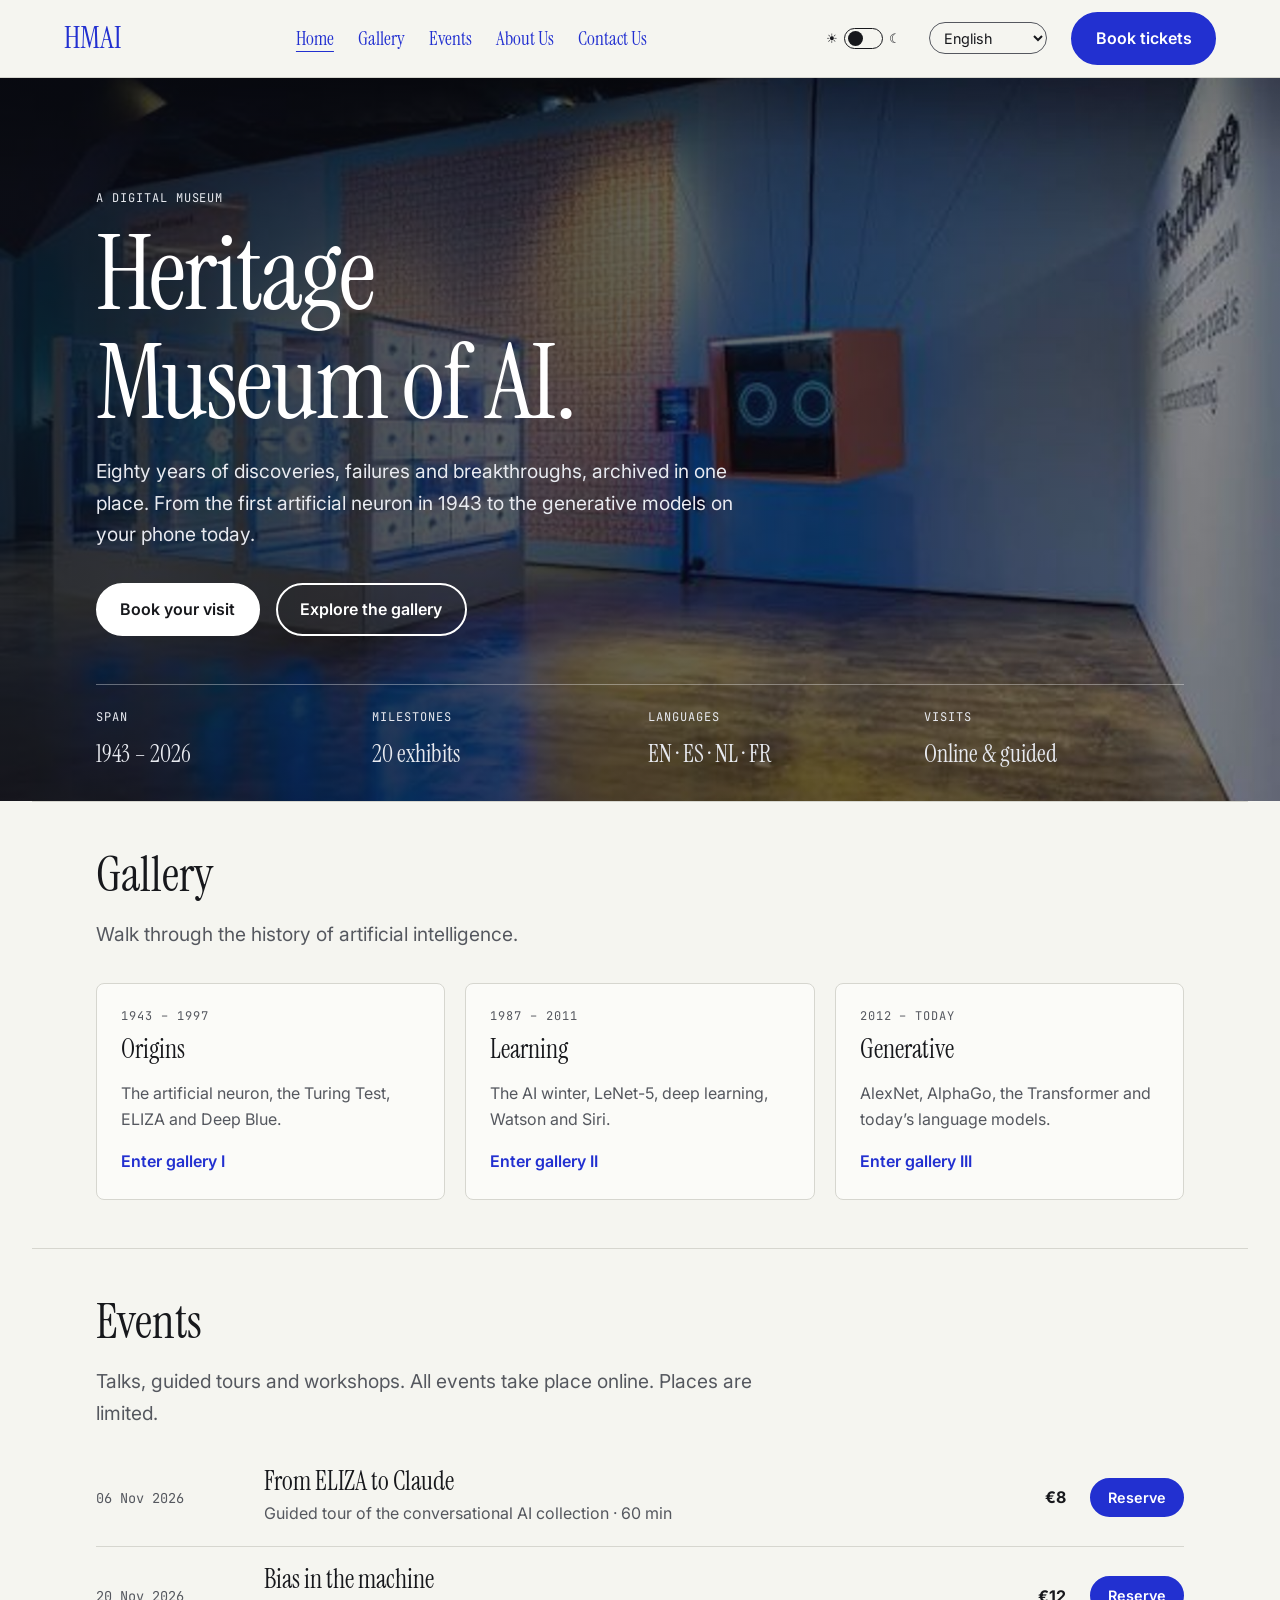
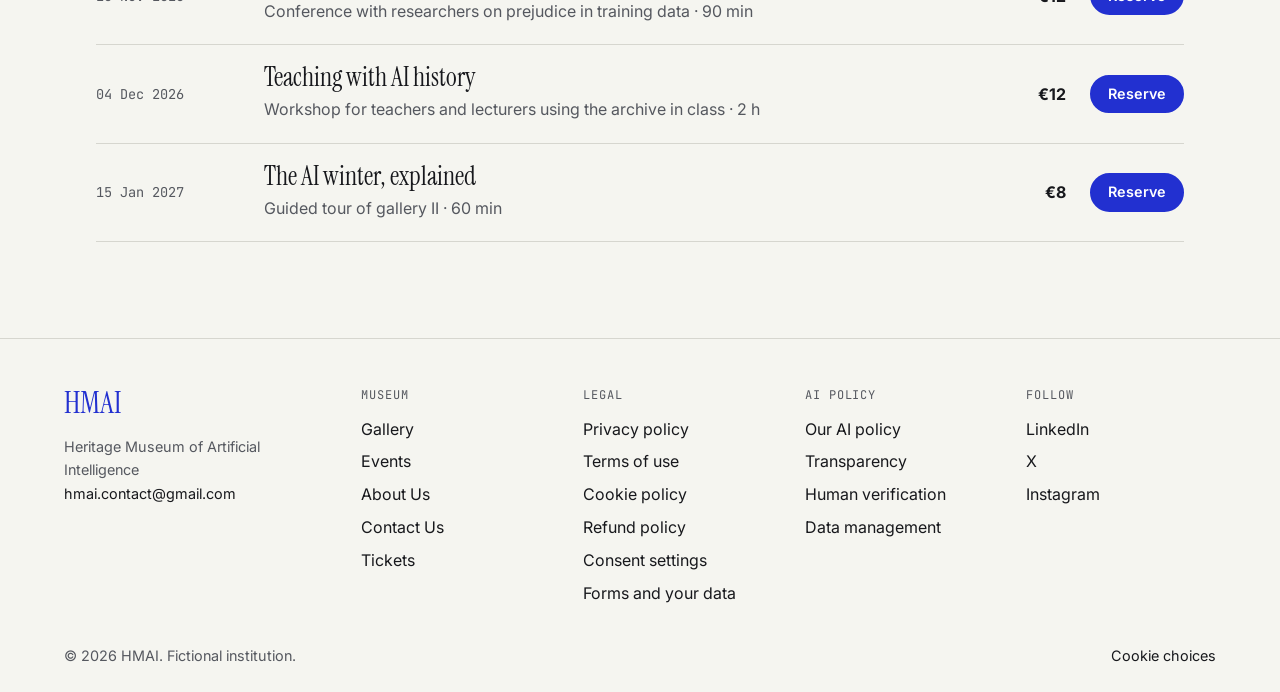
<file: hmai-site(2)/hmai/index.html>
<!doctype html>
<html lang="en"><head><meta charset="utf-8"><meta name="viewport" content="width=device-width,initial-scale=1">
<title>Home · HMAI</title><meta name="description" content="A digital museum on the history of artificial intelligence, from 1943 to today.">
<link rel="preconnect" href="https://fonts.googleapis.com"><link rel="preconnect" href="https://fonts.gstatic.com" crossorigin>
<link rel="stylesheet" href="https://fonts.googleapis.com/css2?family=Instrument+Serif&family=Inter:wght@400;600&family=JetBrains+Mono&display=swap">
<link rel="stylesheet" href="assets/style.css"><script>try{var t=localStorage.getItem("hmai-theme");if(t)document.documentElement.dataset.theme=t}catch(e){}</script>
<script src="assets/app.js" defer></script></head><body>
<a class="skip" href="#main">Skip to content</a>
<header class="top"><a class="logo" href="index.html" aria-label="HMAI home">HMAI</a><nav aria-label="Main"><a href="index.html" aria-current=page>Home</a><a href="gallery.html">Gallery</a><a href="events.html">Events</a><a href="about.html">About Us</a><a href="contact.html">Contact Us</a></nav>
<button class="theme" type="button" aria-label="Toggle dark mode" aria-pressed="false"><span aria-hidden="true">☀</span><i></i><span aria-hidden="true">☾</span></button>
<label class="lang"><span class="sr">Language</span><select id="lang" aria-label="Language"><option value="fr">Français</option><option value="en" selected>English</option><option value="es">Español</option><option value="nl">Nederlands</option></select></label><a class="btn" href="tickets.html">Book tickets</a></header>
<main id="main"><section class="hero"><div class="in"><p class="lab">A digital museum</p><h1>Heritage Museum of AI.</h1><p class="lead">Eighty years of discoveries, failures and breakthroughs, archived in one place. From the first artificial neuron in 1943 to the generative models on your phone today.</p>
<p class="cta"><a class="btn" href="tickets.html">Book your visit</a> <a class="btn ghost" href="gallery.html">Explore the gallery</a></p>
<dl class="facts"><div><dt class="lab">Span</dt><dd>1943 – 2026</dd></div><div><dt class="lab">Milestones</dt><dd>20 exhibits</dd></div><div><dt class="lab">Languages</dt><dd>EN · ES · NL · FR</dd></div><div><dt class="lab">Visits</dt><dd>Online &amp; guided</dd></div></dl></div></section>
<section class="sec"><h2>Gallery</h2><p class="lead">Walk through the history of artificial intelligence.</p><div class="grid3"><a class="gcard" href="gallery.html#gI"><p class="lab">1943 – 1997</p><h3>Origins</h3><p>The artificial neuron, the Turing Test, ELIZA and Deep Blue.</p><span>Enter gallery I</span></a><a class="gcard" href="gallery.html#gII"><p class="lab">1987 – 2011</p><h3>Learning</h3><p>The AI winter, LeNet-5, deep learning, Watson and Siri.</p><span>Enter gallery II</span></a><a class="gcard" href="gallery.html#gIII"><p class="lab">2012 – today</p><h3>Generative</h3><p>AlexNet, AlphaGo, the Transformer and today’s language models.</p><span>Enter gallery III</span></a></div></section>
<section class="sec"><h2>Events</h2><p class="lead">Talks, guided tours and workshops. All events take place online. Places are limited.</p><div class="ev"><time>06 Nov 2026</time><div><h3>From ELIZA to Claude</h3><p>Guided tour of the conversational AI collection · 60 min</p></div><b>€8</b><a class="btn sm" href="tickets.html?e=0">Reserve</a></div><div class="ev"><time>20 Nov 2026</time><div><h3>Bias in the machine</h3><p>Conference with researchers on prejudice in training data · 90 min</p></div><b>€12</b><a class="btn sm" href="tickets.html?e=1">Reserve</a></div><div class="ev"><time>04 Dec 2026</time><div><h3>Teaching with AI history</h3><p>Workshop for teachers and lecturers using the archive in class · 2 h</p></div><b>€12</b><a class="btn sm" href="tickets.html?e=2">Reserve</a></div><div class="ev"><time>15 Jan 2027</time><div><h3>The AI winter, explained</h3><p>Guided tour of gallery II · 60 min</p></div><b>€8</b><a class="btn sm" href="tickets.html?e=3">Reserve</a></div></section></main>
<footer><div class="fgrid"><div><a class="logo" href="index.html">HMAI</a><p>Heritage Museum of Artificial Intelligence<br><a href="mailto:hmai.contact@gmail.com">hmai.contact@gmail.com</a></p></div>
<div><h2 class="lab">Museum</h2><ul><li><a href="gallery.html">Gallery</a></li><li><a href="events.html">Events</a></li><li><a href="about.html">About Us</a></li><li><a href="contact.html">Contact Us</a></li><li><a href="tickets.html">Tickets</a></li></ul></div>
<div><h2 class="lab">Legal</h2><ul><li><a href="privacy.html">Privacy policy</a></li><li><a href="terms.html">Terms of use</a></li><li><a href="cookies.html">Cookie policy</a></li><li><a href="refund.html">Refund policy</a></li><li><a href="consent.html">Consent settings</a></li><li><a href="forms.html">Forms and your data</a></li></ul></div>
<div><h2 class="lab">AI Policy</h2><ul><li><a href="ai-policy.html">Our AI policy</a></li><li><a href="ai-policy.html#transparency">Transparency</a></li><li><a href="ai-policy.html#verification">Human verification</a></li><li><a href="ai-policy.html#data">Data management</a></li></ul></div>
<div><h2 class="lab">Follow</h2><ul><li><a href="https://www.linkedin.com/" rel="noopener">LinkedIn</a></li><li><a href="https://x.com/" rel="noopener">X</a></li><li><a href="https://www.instagram.com/" rel="noopener">Instagram</a></li></ul></div></div>
<p class="fine">© 2026 HMAI. Fictional institution. <a href="consent.html">Cookie choices</a></p></footer></body></html>
</file>
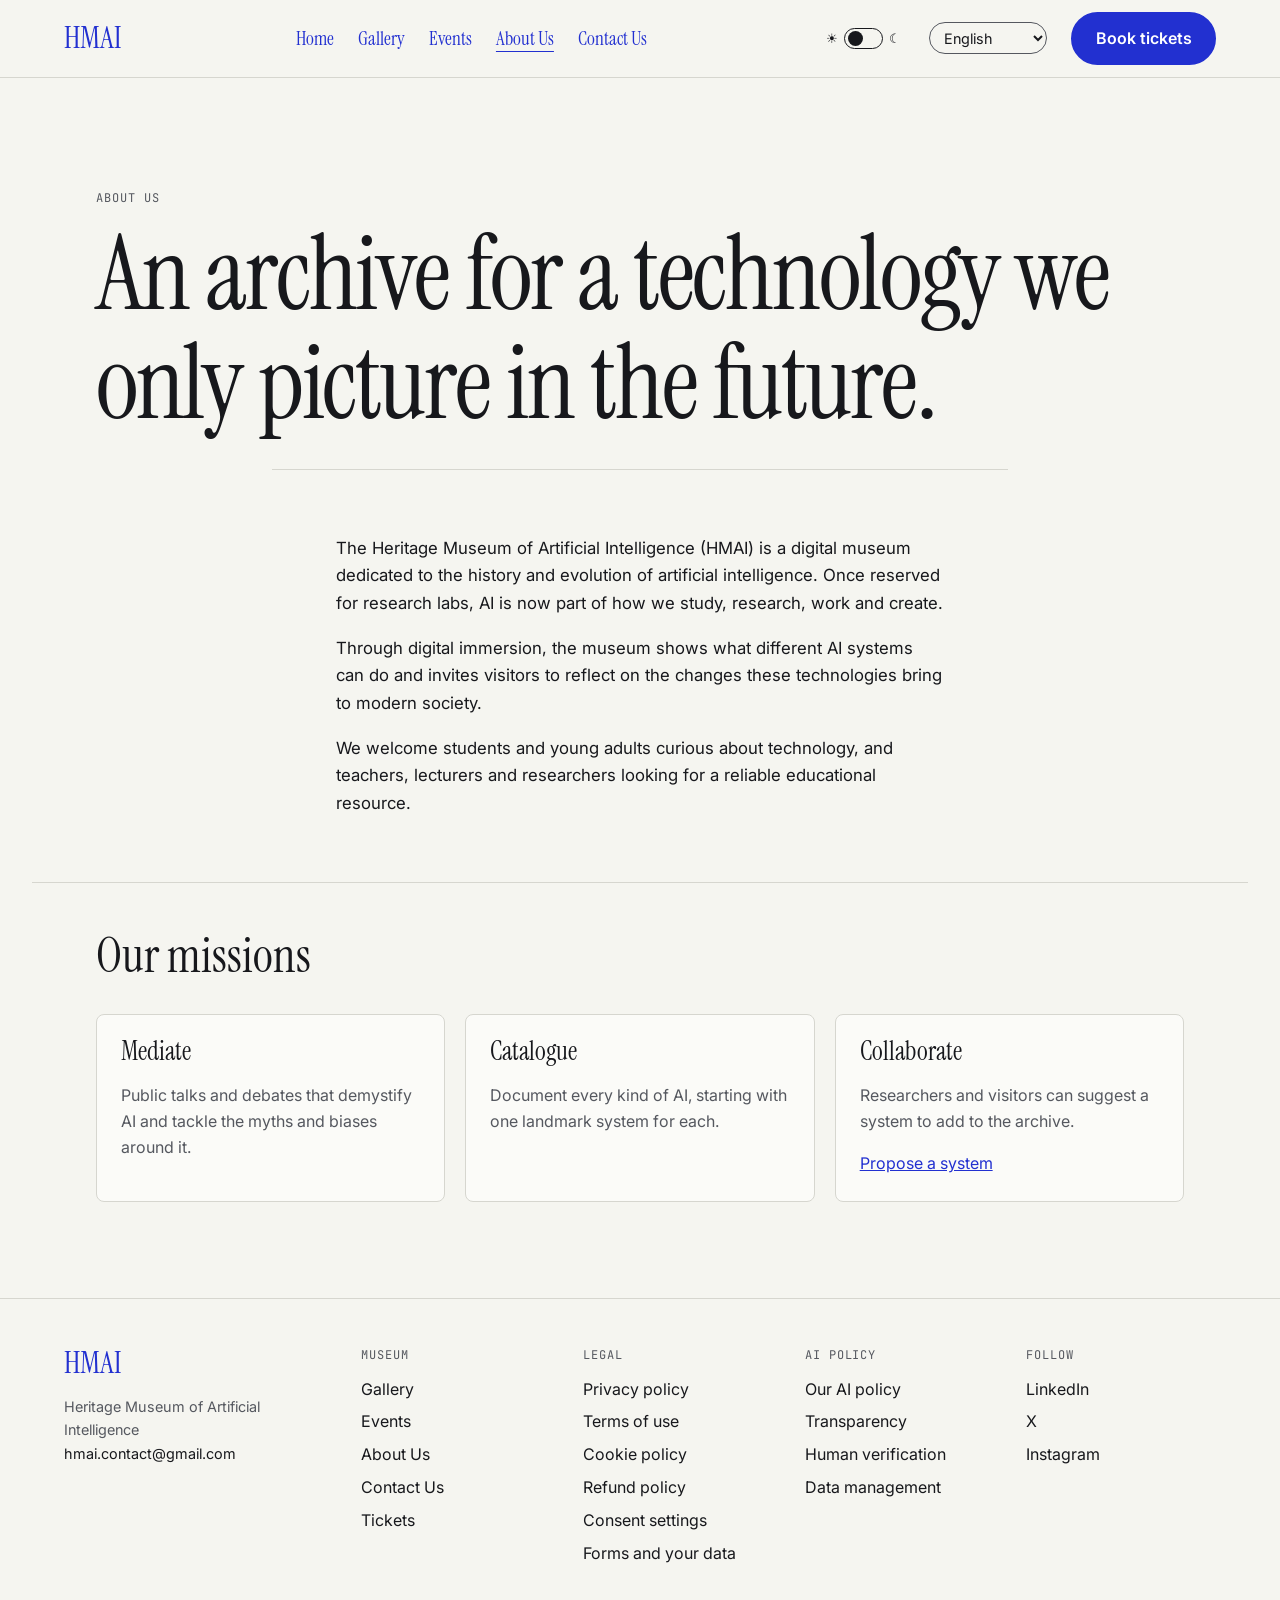
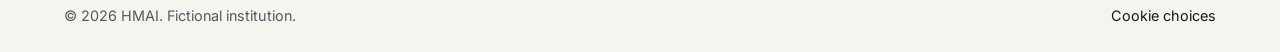
<file: hmai-site(2)/hmai/about.html>
<!doctype html>
<html lang="en"><head><meta charset="utf-8"><meta name="viewport" content="width=device-width,initial-scale=1">
<title>About Us · HMAI</title><meta name="description" content="HMAI is a digital museum dedicated to the history and evolution of AI.">
<link rel="preconnect" href="https://fonts.googleapis.com"><link rel="preconnect" href="https://fonts.gstatic.com" crossorigin>
<link rel="stylesheet" href="https://fonts.googleapis.com/css2?family=Instrument+Serif&family=Inter:wght@400;600&family=JetBrains+Mono&display=swap">
<link rel="stylesheet" href="assets/style.css"><script>try{var t=localStorage.getItem("hmai-theme");if(t)document.documentElement.dataset.theme=t}catch(e){}</script>
<script src="assets/app.js" defer></script></head><body>
<a class="skip" href="#main">Skip to content</a>
<header class="top"><a class="logo" href="index.html" aria-label="HMAI home">HMAI</a><nav aria-label="Main"><a href="index.html">Home</a><a href="gallery.html">Gallery</a><a href="events.html">Events</a><a href="about.html" aria-current=page>About Us</a><a href="contact.html">Contact Us</a></nav>
<button class="theme" type="button" aria-label="Toggle dark mode" aria-pressed="false"><span aria-hidden="true">☀</span><i></i><span aria-hidden="true">☾</span></button>
<label class="lang"><span class="sr">Language</span><select id="lang" aria-label="Language"><option value="fr">Français</option><option value="en" selected>English</option><option value="es">Español</option><option value="nl">Nederlands</option></select></label><a class="btn" href="tickets.html">Book tickets</a></header>
<main id="main"><section class="head"><p class="lab">About Us</p><h1>An archive for a technology we only picture in the future.</h1></section><section class="sec prose"><p>The Heritage Museum of Artificial Intelligence (HMAI) is a digital museum dedicated to the history and evolution of artificial intelligence. Once reserved for research labs, AI is now part of how we study, research, work and create.</p><p>Through digital immersion, the museum shows what different AI systems can do and invites visitors to reflect on the changes these technologies bring to modern society.</p><p>We welcome students and young adults curious about technology, and teachers, lecturers and researchers looking for a reliable educational resource.</p></section>
<section class="sec"><h2>Our missions</h2><div class="grid3"><article class="gcard"><h3>Mediate</h3><p>Public talks and debates that demystify AI and tackle the myths and biases around it.</p></article><article class="gcard"><h3>Catalogue</h3><p>Document every kind of AI, starting with one landmark system for each.</p></article><article class="gcard"><h3>Collaborate</h3><p>Researchers and visitors can suggest a system to add to the archive.</p><a href="contact.html">Propose a system</a></article></div></section>
</main>
<footer><div class="fgrid"><div><a class="logo" href="index.html">HMAI</a><p>Heritage Museum of Artificial Intelligence<br><a href="mailto:hmai.contact@gmail.com">hmai.contact@gmail.com</a></p></div>
<div><h2 class="lab">Museum</h2><ul><li><a href="gallery.html">Gallery</a></li><li><a href="events.html">Events</a></li><li><a href="about.html">About Us</a></li><li><a href="contact.html">Contact Us</a></li><li><a href="tickets.html">Tickets</a></li></ul></div>
<div><h2 class="lab">Legal</h2><ul><li><a href="privacy.html">Privacy policy</a></li><li><a href="terms.html">Terms of use</a></li><li><a href="cookies.html">Cookie policy</a></li><li><a href="refund.html">Refund policy</a></li><li><a href="consent.html">Consent settings</a></li><li><a href="forms.html">Forms and your data</a></li></ul></div>
<div><h2 class="lab">AI Policy</h2><ul><li><a href="ai-policy.html">Our AI policy</a></li><li><a href="ai-policy.html#transparency">Transparency</a></li><li><a href="ai-policy.html#verification">Human verification</a></li><li><a href="ai-policy.html#data">Data management</a></li></ul></div>
<div><h2 class="lab">Follow</h2><ul><li><a href="https://www.linkedin.com/" rel="noopener">LinkedIn</a></li><li><a href="https://x.com/" rel="noopener">X</a></li><li><a href="https://www.instagram.com/" rel="noopener">Instagram</a></li></ul></div></div>
<p class="fine">© 2026 HMAI. Fictional institution. <a href="consent.html">Cookie choices</a></p></footer></body></html>
</file>
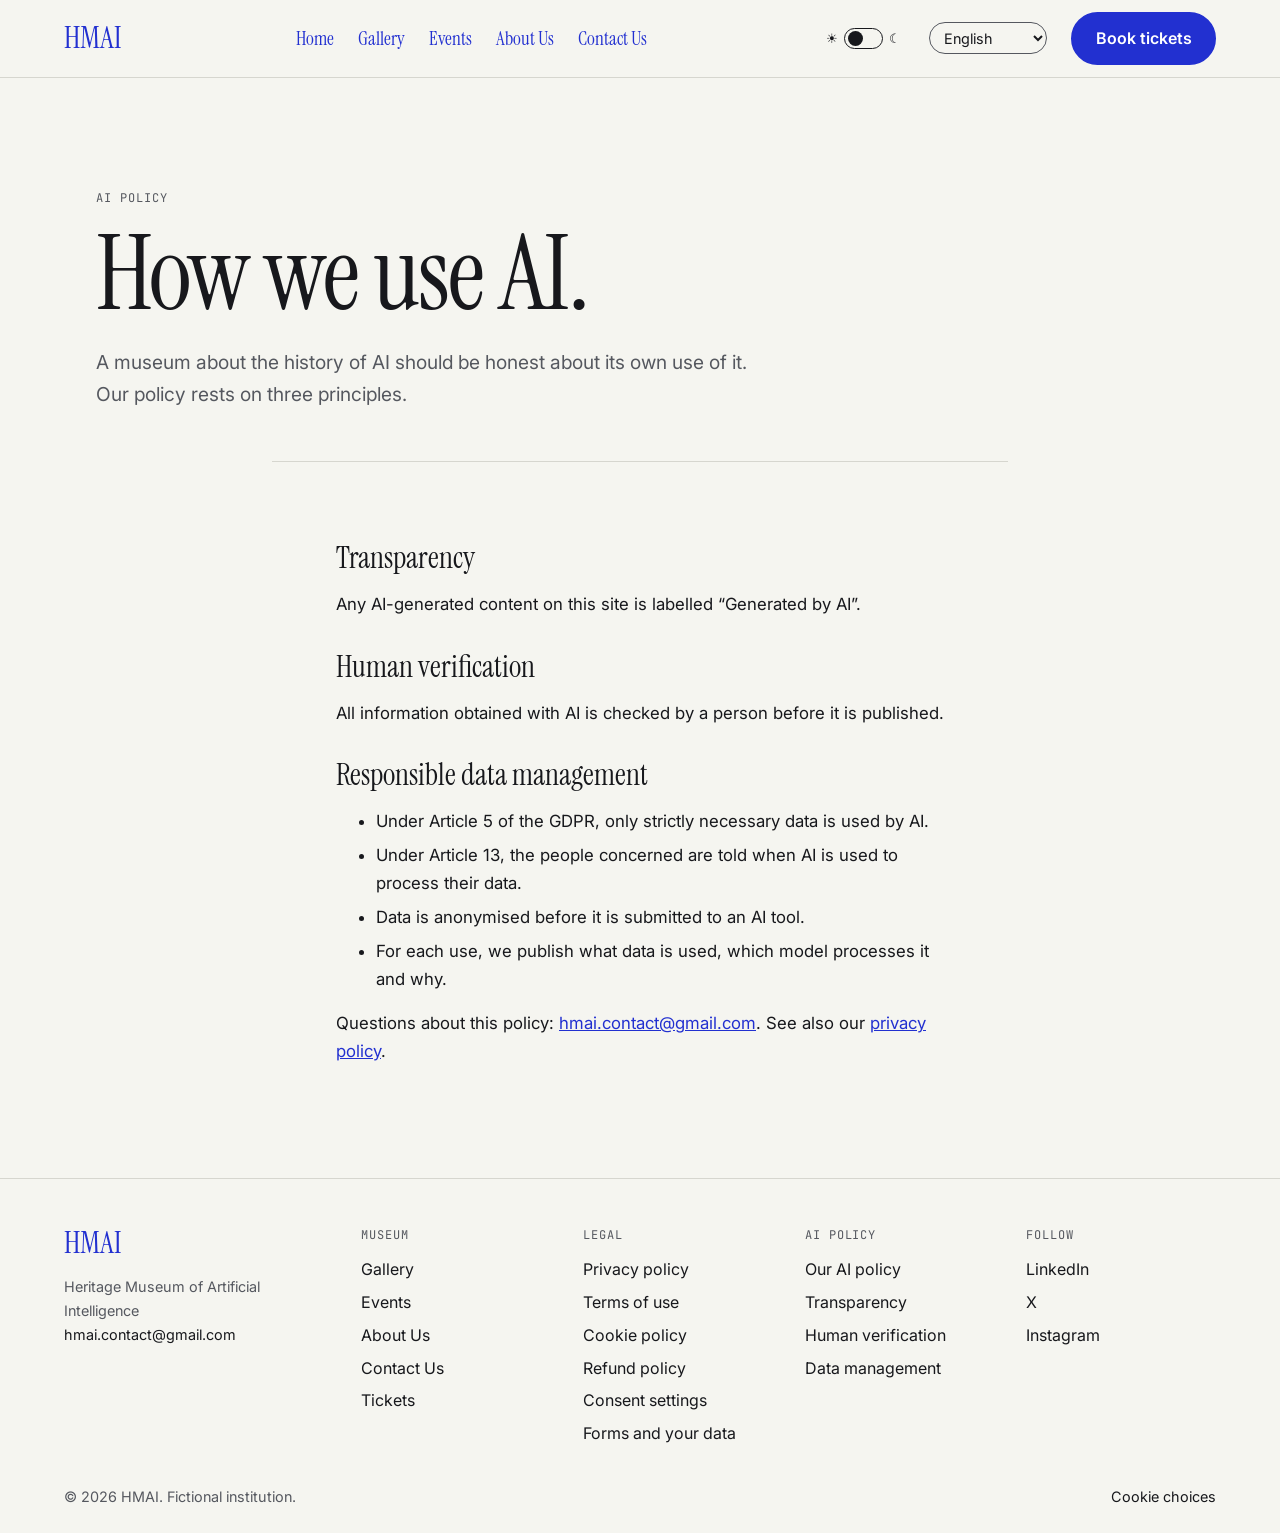
<file: hmai-site(2)/hmai/ai-policy.html>
<!doctype html>
<html lang="en"><head><meta charset="utf-8"><meta name="viewport" content="width=device-width,initial-scale=1">
<title>AI Policy · HMAI</title><meta name="description" content="How HMAI uses artificial intelligence: transparency, human verification and responsible data management.">
<link rel="preconnect" href="https://fonts.googleapis.com"><link rel="preconnect" href="https://fonts.gstatic.com" crossorigin>
<link rel="stylesheet" href="https://fonts.googleapis.com/css2?family=Instrument+Serif&family=Inter:wght@400;600&family=JetBrains+Mono&display=swap">
<link rel="stylesheet" href="assets/style.css"><script>try{var t=localStorage.getItem("hmai-theme");if(t)document.documentElement.dataset.theme=t}catch(e){}</script>
<script src="assets/app.js" defer></script></head><body>
<a class="skip" href="#main">Skip to content</a>
<header class="top"><a class="logo" href="index.html" aria-label="HMAI home">HMAI</a><nav aria-label="Main"><a href="index.html">Home</a><a href="gallery.html">Gallery</a><a href="events.html">Events</a><a href="about.html">About Us</a><a href="contact.html">Contact Us</a></nav>
<button class="theme" type="button" aria-label="Toggle dark mode" aria-pressed="false"><span aria-hidden="true">☀</span><i></i><span aria-hidden="true">☾</span></button>
<label class="lang"><span class="sr">Language</span><select id="lang" aria-label="Language"><option value="fr">Français</option><option value="en" selected>English</option><option value="es">Español</option><option value="nl">Nederlands</option></select></label><a class="btn" href="tickets.html">Book tickets</a></header>
<main id="main"><section class="head"><p class="lab">AI Policy</p><h1>How we use AI.</h1><p class=lead>A museum about the history of AI should be honest about its own use of it. Our policy rests on three principles.</p></section><div class="prose sec"><h2 id="transparency">Transparency</h2><p>Any AI-generated content on this site is labelled “Generated by AI”.</p><h2 id="verification">Human verification</h2><p>All information obtained with AI is checked by a person before it is published.</p><h2 id="data">Responsible data management</h2><ul><li>Under Article 5 of the GDPR, only strictly necessary data is used by AI.</li><li>Under Article 13, the people concerned are told when AI is used to process their data.</li><li>Data is anonymised before it is submitted to an AI tool.</li><li>For each use, we publish what data is used, which model processes it and why.</li></ul><p>Questions about this policy: <a href="mailto:hmai.contact@gmail.com">hmai.contact@gmail.com</a>. See also our <a href="privacy.html">privacy policy</a>.</p></div></main>
<footer><div class="fgrid"><div><a class="logo" href="index.html">HMAI</a><p>Heritage Museum of Artificial Intelligence<br><a href="mailto:hmai.contact@gmail.com">hmai.contact@gmail.com</a></p></div>
<div><h2 class="lab">Museum</h2><ul><li><a href="gallery.html">Gallery</a></li><li><a href="events.html">Events</a></li><li><a href="about.html">About Us</a></li><li><a href="contact.html">Contact Us</a></li><li><a href="tickets.html">Tickets</a></li></ul></div>
<div><h2 class="lab">Legal</h2><ul><li><a href="privacy.html">Privacy policy</a></li><li><a href="terms.html">Terms of use</a></li><li><a href="cookies.html">Cookie policy</a></li><li><a href="refund.html">Refund policy</a></li><li><a href="consent.html">Consent settings</a></li><li><a href="forms.html">Forms and your data</a></li></ul></div>
<div><h2 class="lab">AI Policy</h2><ul><li><a href="ai-policy.html">Our AI policy</a></li><li><a href="ai-policy.html#transparency">Transparency</a></li><li><a href="ai-policy.html#verification">Human verification</a></li><li><a href="ai-policy.html#data">Data management</a></li></ul></div>
<div><h2 class="lab">Follow</h2><ul><li><a href="https://www.linkedin.com/" rel="noopener">LinkedIn</a></li><li><a href="https://x.com/" rel="noopener">X</a></li><li><a href="https://www.instagram.com/" rel="noopener">Instagram</a></li></ul></div></div>
<p class="fine">© 2026 HMAI. Fictional institution. <a href="consent.html">Cookie choices</a></p></footer></body></html>
</file>
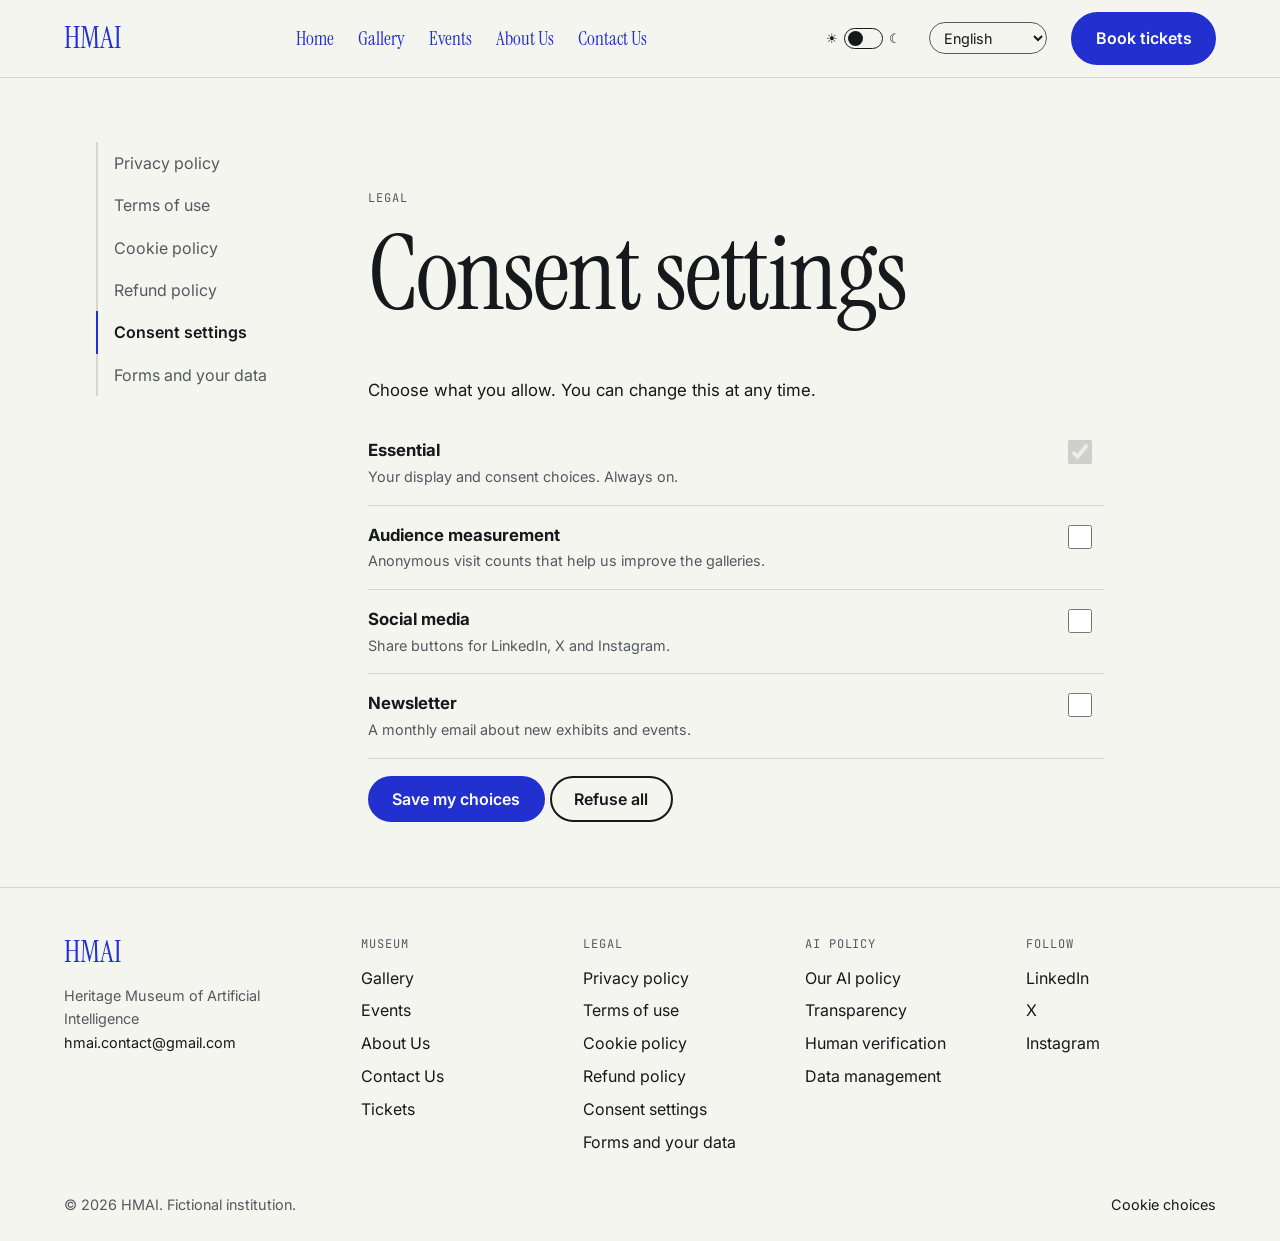
<file: hmai-site(2)/hmai/consent.html>
<!doctype html>
<html lang="en"><head><meta charset="utf-8"><meta name="viewport" content="width=device-width,initial-scale=1">
<title>Consent settings · HMAI</title><meta name="description" content="Consent settings of the HMAI website.">
<link rel="preconnect" href="https://fonts.googleapis.com"><link rel="preconnect" href="https://fonts.gstatic.com" crossorigin>
<link rel="stylesheet" href="https://fonts.googleapis.com/css2?family=Instrument+Serif&family=Inter:wght@400;600&family=JetBrains+Mono&display=swap">
<link rel="stylesheet" href="assets/style.css"><script>try{var t=localStorage.getItem("hmai-theme");if(t)document.documentElement.dataset.theme=t}catch(e){}</script>
<script src="assets/app.js" defer></script></head><body>
<a class="skip" href="#main">Skip to content</a>
<header class="top"><a class="logo" href="index.html" aria-label="HMAI home">HMAI</a><nav aria-label="Main"><a href="index.html">Home</a><a href="gallery.html">Gallery</a><a href="events.html">Events</a><a href="about.html">About Us</a><a href="contact.html">Contact Us</a></nav>
<button class="theme" type="button" aria-label="Toggle dark mode" aria-pressed="false"><span aria-hidden="true">☀</span><i></i><span aria-hidden="true">☾</span></button>
<label class="lang"><span class="sr">Language</span><select id="lang" aria-label="Language"><option value="fr">Français</option><option value="en" selected>English</option><option value="es">Español</option><option value="nl">Nederlands</option></select></label><a class="btn" href="tickets.html">Book tickets</a></header>
<main id="main"><div class="legal"><nav class="side" aria-label="Legal"><a href="privacy.html">Privacy policy</a><a href="terms.html">Terms of use</a><a href="cookies.html">Cookie policy</a><a href="refund.html">Refund policy</a><a href="consent.html" aria-current=page>Consent settings</a><a href="forms.html">Forms and your data</a></nav><div><section class="head"><p class="lab">Legal</p><h1>Consent settings</h1></section><div class="prose"><p>Choose what you allow. You can change this at any time.</p><div class="sw"><div><b id="essl">Essential</b><p>Your display and consent choices. Always on.</p></div><input type="checkbox" role="switch" data-c="ess" aria-labelledby="essl" checked disabled></div><div class="sw"><div><b id="statsl">Audience measurement</b><p>Anonymous visit counts that help us improve the galleries.</p></div><input type="checkbox" role="switch" data-c="stats" aria-labelledby="statsl"></div><div class="sw"><div><b id="sociall">Social media</b><p>Share buttons for LinkedIn, X and Instagram.</p></div><input type="checkbox" role="switch" data-c="social" aria-labelledby="sociall"></div><div class="sw"><div><b id="newsl">Newsletter</b><p>A monthly email about new exhibits and events.</p></div><input type="checkbox" role="switch" data-c="news" aria-labelledby="newsl"></div><p><button class="btn" id="save" type="button">Save my choices</button> <button class="btn ghost" id="refuse" type="button">Refuse all</button> <span id="ok" role="status"></span></p></div></div></div></main>
<footer><div class="fgrid"><div><a class="logo" href="index.html">HMAI</a><p>Heritage Museum of Artificial Intelligence<br><a href="mailto:hmai.contact@gmail.com">hmai.contact@gmail.com</a></p></div>
<div><h2 class="lab">Museum</h2><ul><li><a href="gallery.html">Gallery</a></li><li><a href="events.html">Events</a></li><li><a href="about.html">About Us</a></li><li><a href="contact.html">Contact Us</a></li><li><a href="tickets.html">Tickets</a></li></ul></div>
<div><h2 class="lab">Legal</h2><ul><li><a href="privacy.html">Privacy policy</a></li><li><a href="terms.html">Terms of use</a></li><li><a href="cookies.html">Cookie policy</a></li><li><a href="refund.html">Refund policy</a></li><li><a href="consent.html">Consent settings</a></li><li><a href="forms.html">Forms and your data</a></li></ul></div>
<div><h2 class="lab">AI Policy</h2><ul><li><a href="ai-policy.html">Our AI policy</a></li><li><a href="ai-policy.html#transparency">Transparency</a></li><li><a href="ai-policy.html#verification">Human verification</a></li><li><a href="ai-policy.html#data">Data management</a></li></ul></div>
<div><h2 class="lab">Follow</h2><ul><li><a href="https://www.linkedin.com/" rel="noopener">LinkedIn</a></li><li><a href="https://x.com/" rel="noopener">X</a></li><li><a href="https://www.instagram.com/" rel="noopener">Instagram</a></li></ul></div></div>
<p class="fine">© 2026 HMAI. Fictional institution. <a href="consent.html">Cookie choices</a></p></footer></body></html>
</file>
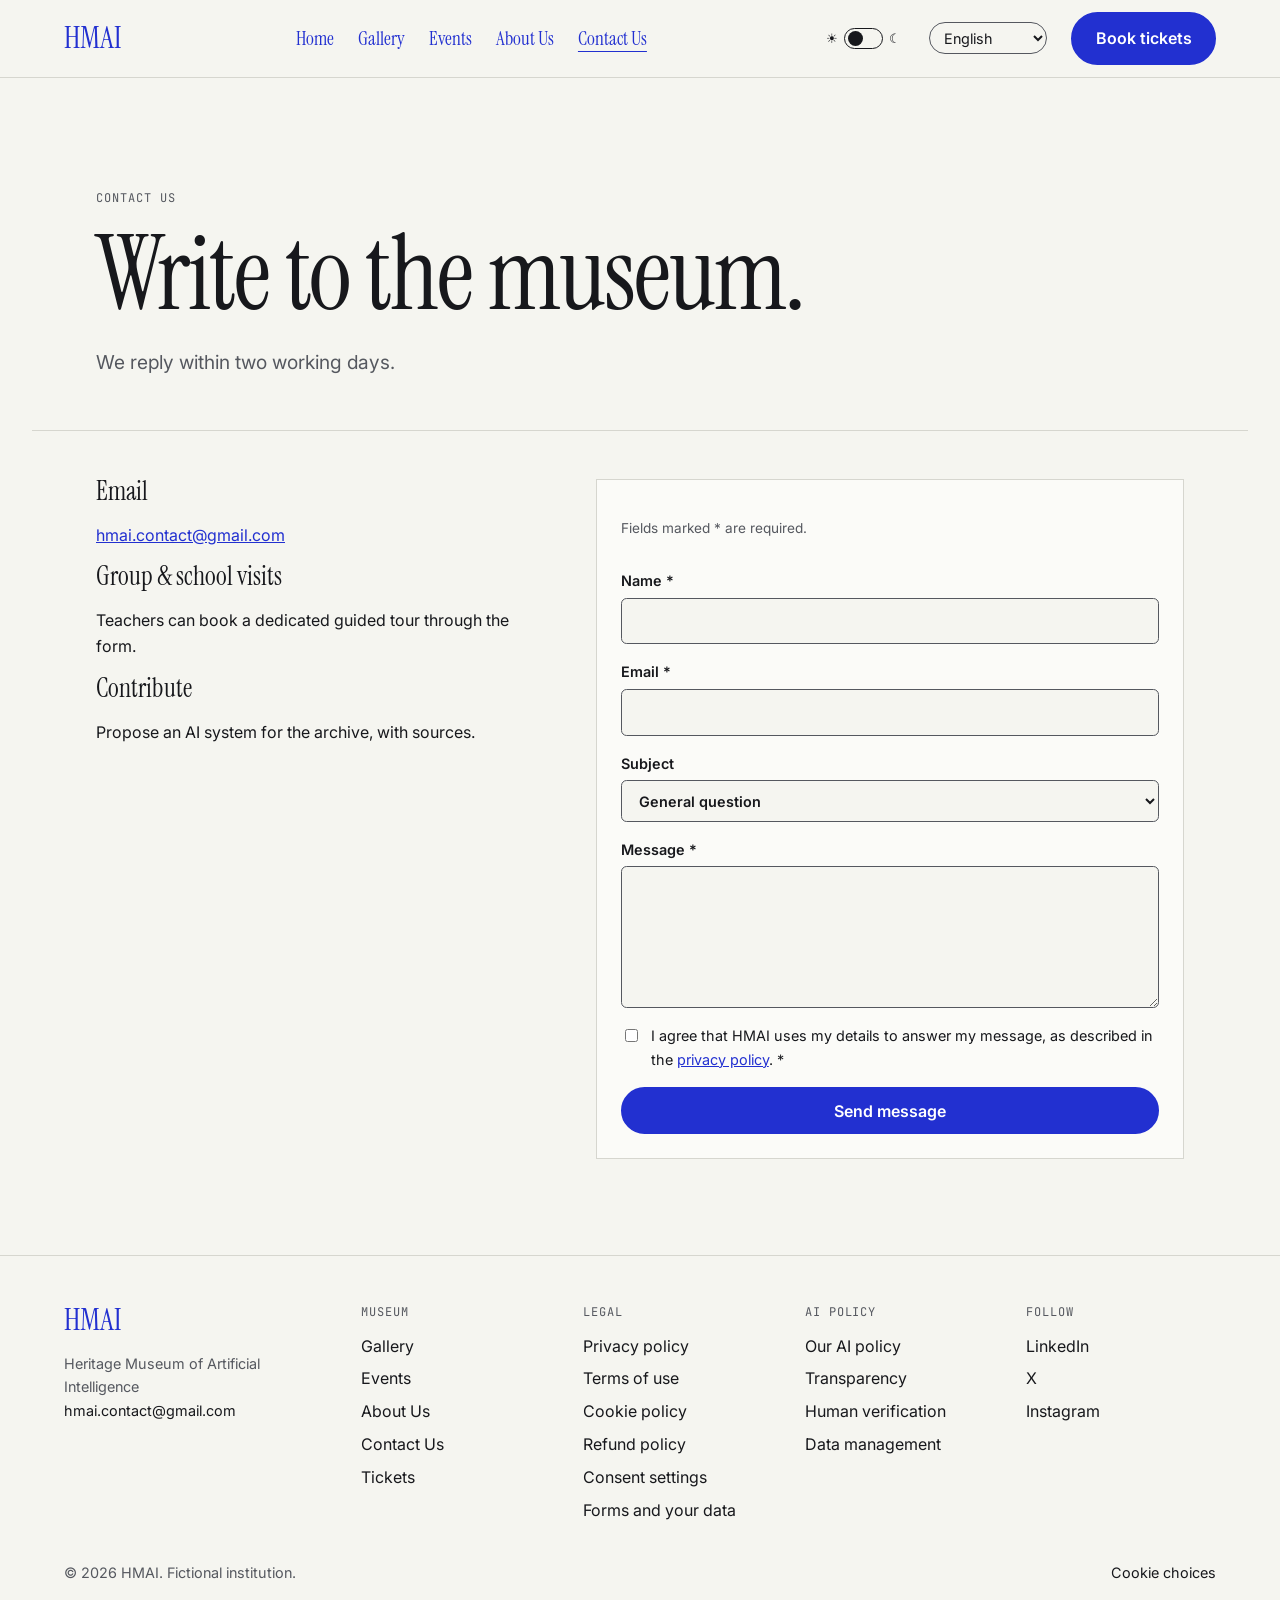
<file: hmai-site(2)/hmai/contact.html>
<!doctype html>
<html lang="en"><head><meta charset="utf-8"><meta name="viewport" content="width=device-width,initial-scale=1">
<title>Contact Us · HMAI</title><meta name="description" content="Write to the museum.">
<link rel="preconnect" href="https://fonts.googleapis.com"><link rel="preconnect" href="https://fonts.gstatic.com" crossorigin>
<link rel="stylesheet" href="https://fonts.googleapis.com/css2?family=Instrument+Serif&family=Inter:wght@400;600&family=JetBrains+Mono&display=swap">
<link rel="stylesheet" href="assets/style.css"><script>try{var t=localStorage.getItem("hmai-theme");if(t)document.documentElement.dataset.theme=t}catch(e){}</script>
<script src="assets/app.js" defer></script></head><body>
<a class="skip" href="#main">Skip to content</a>
<header class="top"><a class="logo" href="index.html" aria-label="HMAI home">HMAI</a><nav aria-label="Main"><a href="index.html">Home</a><a href="gallery.html">Gallery</a><a href="events.html">Events</a><a href="about.html">About Us</a><a href="contact.html" aria-current=page>Contact Us</a></nav>
<button class="theme" type="button" aria-label="Toggle dark mode" aria-pressed="false"><span aria-hidden="true">☀</span><i></i><span aria-hidden="true">☾</span></button>
<label class="lang"><span class="sr">Language</span><select id="lang" aria-label="Language"><option value="fr">Français</option><option value="en" selected>English</option><option value="es">Español</option><option value="nl">Nederlands</option></select></label><a class="btn" href="tickets.html">Book tickets</a></header>
<main id="main"><section class="head"><p class="lab">Contact Us</p><h1>Write to the museum.</h1><p class=lead>We reply within two working days.</p></section><section class="sec two"><div><h3>Email</h3><p><a href="mailto:hmai.contact@gmail.com">hmai.contact@gmail.com</a></p><h3>Group &amp; school visits</h3><p>Teachers can book a dedicated guided tour through the form.</p><h3>Contribute</h3><p>Propose an AI system for the archive, with sources.</p></div>
<form class="form" action="mailto:hmai.contact@gmail.com" method="post" enctype="text/plain"><p class="note">Fields marked <span aria-hidden="true">*</span><span class="sr"> with an asterisk</span> are required.</p>
<label>Name *<input name="name" required autocomplete="name"></label><label>Email *<input type="email" name="email" required autocomplete="email"></label>
<label>Subject<select name="subject"><option>General question</option><option>Group or school visit</option><option>Propose an AI system</option></select></label>
<label>Message *<textarea name="message" rows="5" required></textarea></label>
<label class="chk"><input type="checkbox" required> <span>I agree that HMAI uses my details to answer my message, as described in the <a href="privacy.html">privacy policy</a>. *</span></label><button class="btn" type="submit">Send message</button></form></section></main>
<footer><div class="fgrid"><div><a class="logo" href="index.html">HMAI</a><p>Heritage Museum of Artificial Intelligence<br><a href="mailto:hmai.contact@gmail.com">hmai.contact@gmail.com</a></p></div>
<div><h2 class="lab">Museum</h2><ul><li><a href="gallery.html">Gallery</a></li><li><a href="events.html">Events</a></li><li><a href="about.html">About Us</a></li><li><a href="contact.html">Contact Us</a></li><li><a href="tickets.html">Tickets</a></li></ul></div>
<div><h2 class="lab">Legal</h2><ul><li><a href="privacy.html">Privacy policy</a></li><li><a href="terms.html">Terms of use</a></li><li><a href="cookies.html">Cookie policy</a></li><li><a href="refund.html">Refund policy</a></li><li><a href="consent.html">Consent settings</a></li><li><a href="forms.html">Forms and your data</a></li></ul></div>
<div><h2 class="lab">AI Policy</h2><ul><li><a href="ai-policy.html">Our AI policy</a></li><li><a href="ai-policy.html#transparency">Transparency</a></li><li><a href="ai-policy.html#verification">Human verification</a></li><li><a href="ai-policy.html#data">Data management</a></li></ul></div>
<div><h2 class="lab">Follow</h2><ul><li><a href="https://www.linkedin.com/" rel="noopener">LinkedIn</a></li><li><a href="https://x.com/" rel="noopener">X</a></li><li><a href="https://www.instagram.com/" rel="noopener">Instagram</a></li></ul></div></div>
<p class="fine">© 2026 HMAI. Fictional institution. <a href="consent.html">Cookie choices</a></p></footer></body></html>
</file>
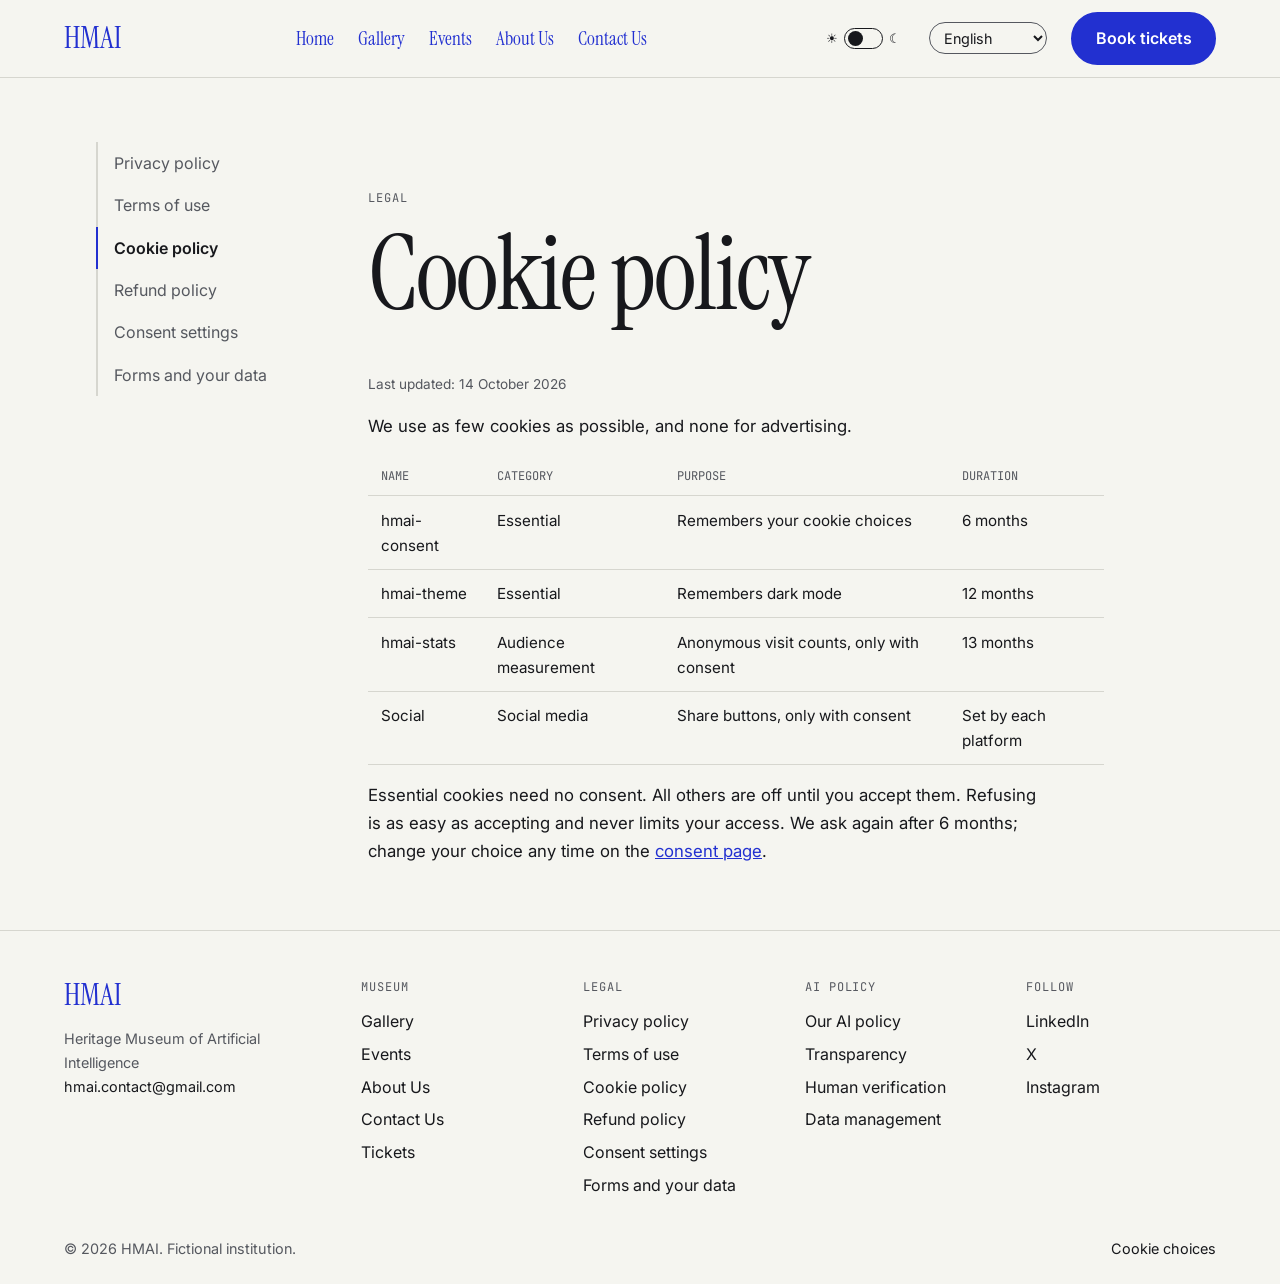
<file: hmai-site(2)/hmai/cookies.html>
<!doctype html>
<html lang="en"><head><meta charset="utf-8"><meta name="viewport" content="width=device-width,initial-scale=1">
<title>Cookie policy · HMAI</title><meta name="description" content="Cookie policy of the HMAI website.">
<link rel="preconnect" href="https://fonts.googleapis.com"><link rel="preconnect" href="https://fonts.gstatic.com" crossorigin>
<link rel="stylesheet" href="https://fonts.googleapis.com/css2?family=Instrument+Serif&family=Inter:wght@400;600&family=JetBrains+Mono&display=swap">
<link rel="stylesheet" href="assets/style.css"><script>try{var t=localStorage.getItem("hmai-theme");if(t)document.documentElement.dataset.theme=t}catch(e){}</script>
<script src="assets/app.js" defer></script></head><body>
<a class="skip" href="#main">Skip to content</a>
<header class="top"><a class="logo" href="index.html" aria-label="HMAI home">HMAI</a><nav aria-label="Main"><a href="index.html">Home</a><a href="gallery.html">Gallery</a><a href="events.html">Events</a><a href="about.html">About Us</a><a href="contact.html">Contact Us</a></nav>
<button class="theme" type="button" aria-label="Toggle dark mode" aria-pressed="false"><span aria-hidden="true">☀</span><i></i><span aria-hidden="true">☾</span></button>
<label class="lang"><span class="sr">Language</span><select id="lang" aria-label="Language"><option value="fr">Français</option><option value="en" selected>English</option><option value="es">Español</option><option value="nl">Nederlands</option></select></label><a class="btn" href="tickets.html">Book tickets</a></header>
<main id="main"><div class="legal"><nav class="side" aria-label="Legal"><a href="privacy.html">Privacy policy</a><a href="terms.html">Terms of use</a><a href="cookies.html" aria-current=page>Cookie policy</a><a href="refund.html">Refund policy</a><a href="consent.html">Consent settings</a><a href="forms.html">Forms and your data</a></nav><div><section class="head"><p class="lab">Legal</p><h1>Cookie policy</h1></section><p class="note">Last updated: 14 October 2026</p><div class="prose"><p>We use as few cookies as possible, and none for advertising.</p><div class="scroll"><table><thead><tr><th>Name</th><th>Category</th><th>Purpose</th><th>Duration</th></tr></thead><tbody><tr><td>hmai-consent</td><td>Essential</td><td>Remembers your cookie choices</td><td>6 months</td></tr><tr><td>hmai-theme</td><td>Essential</td><td>Remembers dark mode</td><td>12 months</td></tr><tr><td>hmai-stats</td><td>Audience measurement</td><td>Anonymous visit counts, only with consent</td><td>13 months</td></tr><tr><td>Social</td><td>Social media</td><td>Share buttons, only with consent</td><td>Set by each platform</td></tr></tbody></table></div><p>Essential cookies need no consent. All others are off until you accept them. Refusing is as easy as accepting and never limits your access. We ask again after 6 months; change your choice any time on the <a href="consent.html">consent page</a>.</p></div></div></div></main>
<footer><div class="fgrid"><div><a class="logo" href="index.html">HMAI</a><p>Heritage Museum of Artificial Intelligence<br><a href="mailto:hmai.contact@gmail.com">hmai.contact@gmail.com</a></p></div>
<div><h2 class="lab">Museum</h2><ul><li><a href="gallery.html">Gallery</a></li><li><a href="events.html">Events</a></li><li><a href="about.html">About Us</a></li><li><a href="contact.html">Contact Us</a></li><li><a href="tickets.html">Tickets</a></li></ul></div>
<div><h2 class="lab">Legal</h2><ul><li><a href="privacy.html">Privacy policy</a></li><li><a href="terms.html">Terms of use</a></li><li><a href="cookies.html">Cookie policy</a></li><li><a href="refund.html">Refund policy</a></li><li><a href="consent.html">Consent settings</a></li><li><a href="forms.html">Forms and your data</a></li></ul></div>
<div><h2 class="lab">AI Policy</h2><ul><li><a href="ai-policy.html">Our AI policy</a></li><li><a href="ai-policy.html#transparency">Transparency</a></li><li><a href="ai-policy.html#verification">Human verification</a></li><li><a href="ai-policy.html#data">Data management</a></li></ul></div>
<div><h2 class="lab">Follow</h2><ul><li><a href="https://www.linkedin.com/" rel="noopener">LinkedIn</a></li><li><a href="https://x.com/" rel="noopener">X</a></li><li><a href="https://www.instagram.com/" rel="noopener">Instagram</a></li></ul></div></div>
<p class="fine">© 2026 HMAI. Fictional institution. <a href="consent.html">Cookie choices</a></p></footer></body></html>
</file>
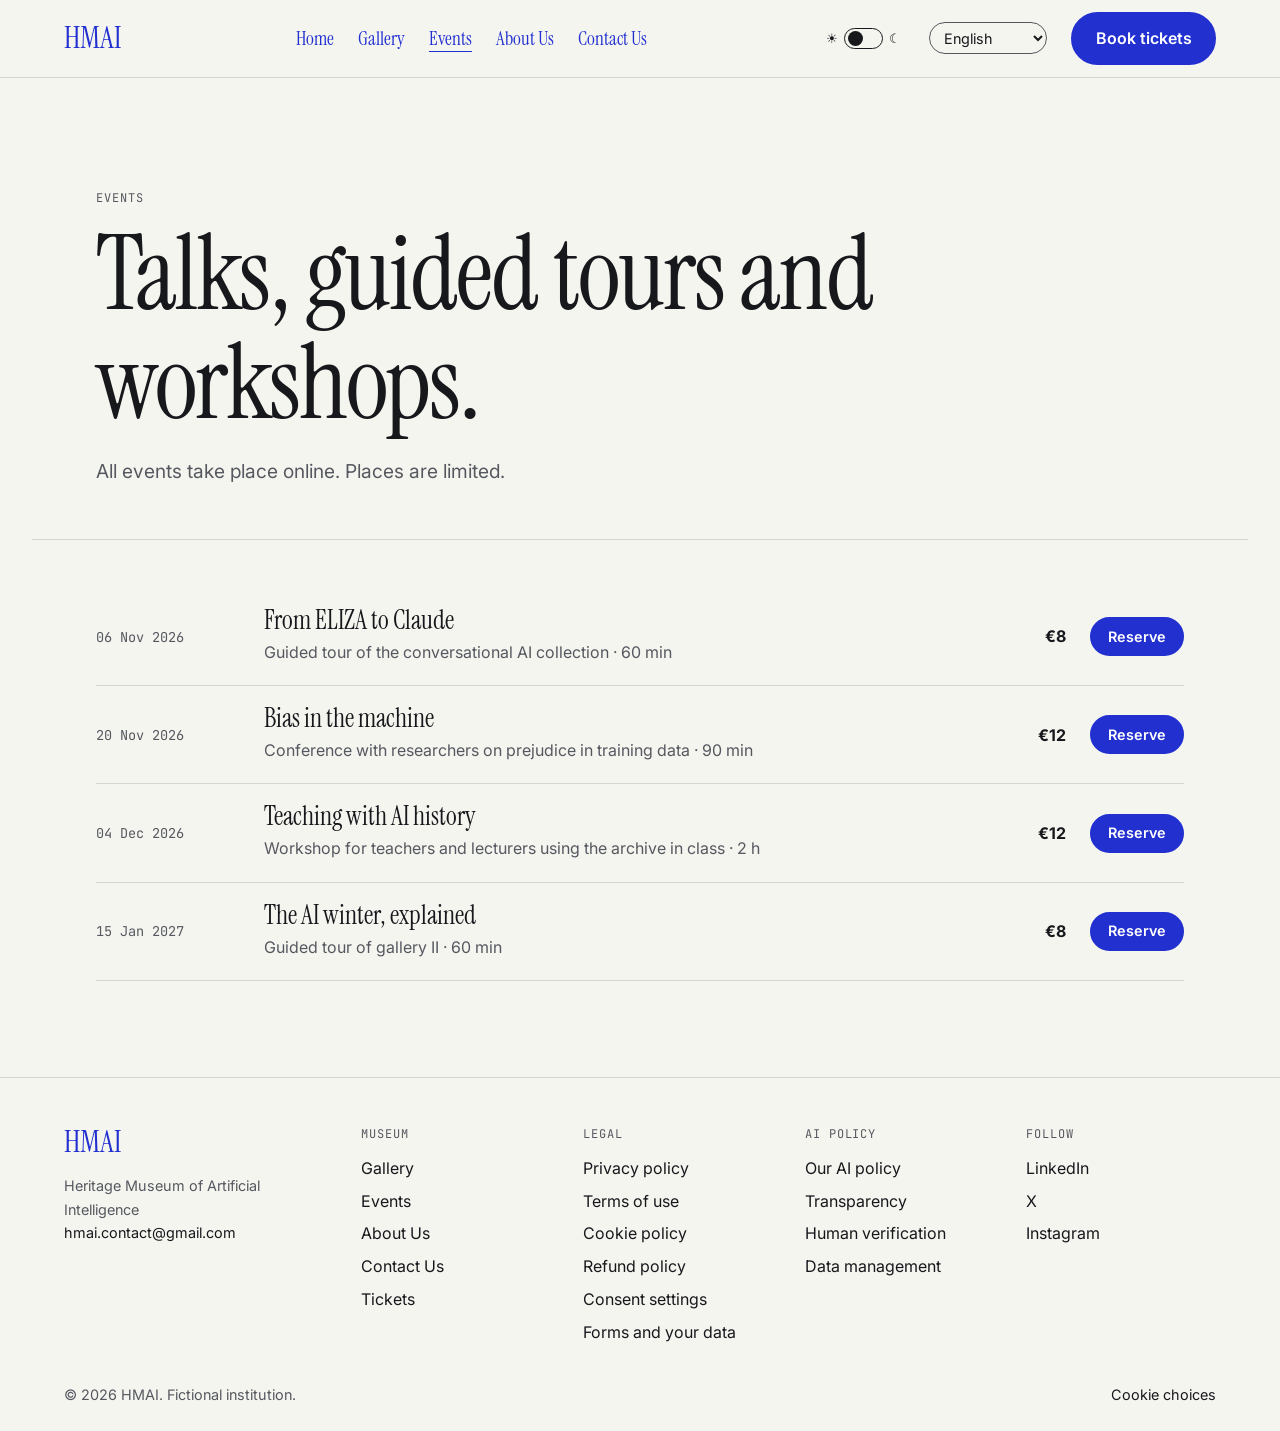
<file: hmai-site(2)/hmai/events.html>
<!doctype html>
<html lang="en"><head><meta charset="utf-8"><meta name="viewport" content="width=device-width,initial-scale=1">
<title>Events · HMAI</title><meta name="description" content="Online talks, guided tours and workshops.">
<link rel="preconnect" href="https://fonts.googleapis.com"><link rel="preconnect" href="https://fonts.gstatic.com" crossorigin>
<link rel="stylesheet" href="https://fonts.googleapis.com/css2?family=Instrument+Serif&family=Inter:wght@400;600&family=JetBrains+Mono&display=swap">
<link rel="stylesheet" href="assets/style.css"><script>try{var t=localStorage.getItem("hmai-theme");if(t)document.documentElement.dataset.theme=t}catch(e){}</script>
<script src="assets/app.js" defer></script></head><body>
<a class="skip" href="#main">Skip to content</a>
<header class="top"><a class="logo" href="index.html" aria-label="HMAI home">HMAI</a><nav aria-label="Main"><a href="index.html">Home</a><a href="gallery.html">Gallery</a><a href="events.html" aria-current=page>Events</a><a href="about.html">About Us</a><a href="contact.html">Contact Us</a></nav>
<button class="theme" type="button" aria-label="Toggle dark mode" aria-pressed="false"><span aria-hidden="true">☀</span><i></i><span aria-hidden="true">☾</span></button>
<label class="lang"><span class="sr">Language</span><select id="lang" aria-label="Language"><option value="fr">Français</option><option value="en" selected>English</option><option value="es">Español</option><option value="nl">Nederlands</option></select></label><a class="btn" href="tickets.html">Book tickets</a></header>
<main id="main"><section class="head"><p class="lab">Events</p><h1>Talks, guided tours and workshops.</h1><p class=lead>All events take place online. Places are limited.</p></section><section class="sec"><div class="ev"><time>06 Nov 2026</time><div><h3>From ELIZA to Claude</h3><p>Guided tour of the conversational AI collection · 60 min</p></div><b>€8</b><a class="btn sm" href="tickets.html?e=0">Reserve</a></div><div class="ev"><time>20 Nov 2026</time><div><h3>Bias in the machine</h3><p>Conference with researchers on prejudice in training data · 90 min</p></div><b>€12</b><a class="btn sm" href="tickets.html?e=1">Reserve</a></div><div class="ev"><time>04 Dec 2026</time><div><h3>Teaching with AI history</h3><p>Workshop for teachers and lecturers using the archive in class · 2 h</p></div><b>€12</b><a class="btn sm" href="tickets.html?e=2">Reserve</a></div><div class="ev"><time>15 Jan 2027</time><div><h3>The AI winter, explained</h3><p>Guided tour of gallery II · 60 min</p></div><b>€8</b><a class="btn sm" href="tickets.html?e=3">Reserve</a></div></section></main>
<footer><div class="fgrid"><div><a class="logo" href="index.html">HMAI</a><p>Heritage Museum of Artificial Intelligence<br><a href="mailto:hmai.contact@gmail.com">hmai.contact@gmail.com</a></p></div>
<div><h2 class="lab">Museum</h2><ul><li><a href="gallery.html">Gallery</a></li><li><a href="events.html">Events</a></li><li><a href="about.html">About Us</a></li><li><a href="contact.html">Contact Us</a></li><li><a href="tickets.html">Tickets</a></li></ul></div>
<div><h2 class="lab">Legal</h2><ul><li><a href="privacy.html">Privacy policy</a></li><li><a href="terms.html">Terms of use</a></li><li><a href="cookies.html">Cookie policy</a></li><li><a href="refund.html">Refund policy</a></li><li><a href="consent.html">Consent settings</a></li><li><a href="forms.html">Forms and your data</a></li></ul></div>
<div><h2 class="lab">AI Policy</h2><ul><li><a href="ai-policy.html">Our AI policy</a></li><li><a href="ai-policy.html#transparency">Transparency</a></li><li><a href="ai-policy.html#verification">Human verification</a></li><li><a href="ai-policy.html#data">Data management</a></li></ul></div>
<div><h2 class="lab">Follow</h2><ul><li><a href="https://www.linkedin.com/" rel="noopener">LinkedIn</a></li><li><a href="https://x.com/" rel="noopener">X</a></li><li><a href="https://www.instagram.com/" rel="noopener">Instagram</a></li></ul></div></div>
<p class="fine">© 2026 HMAI. Fictional institution. <a href="consent.html">Cookie choices</a></p></footer></body></html>
</file>
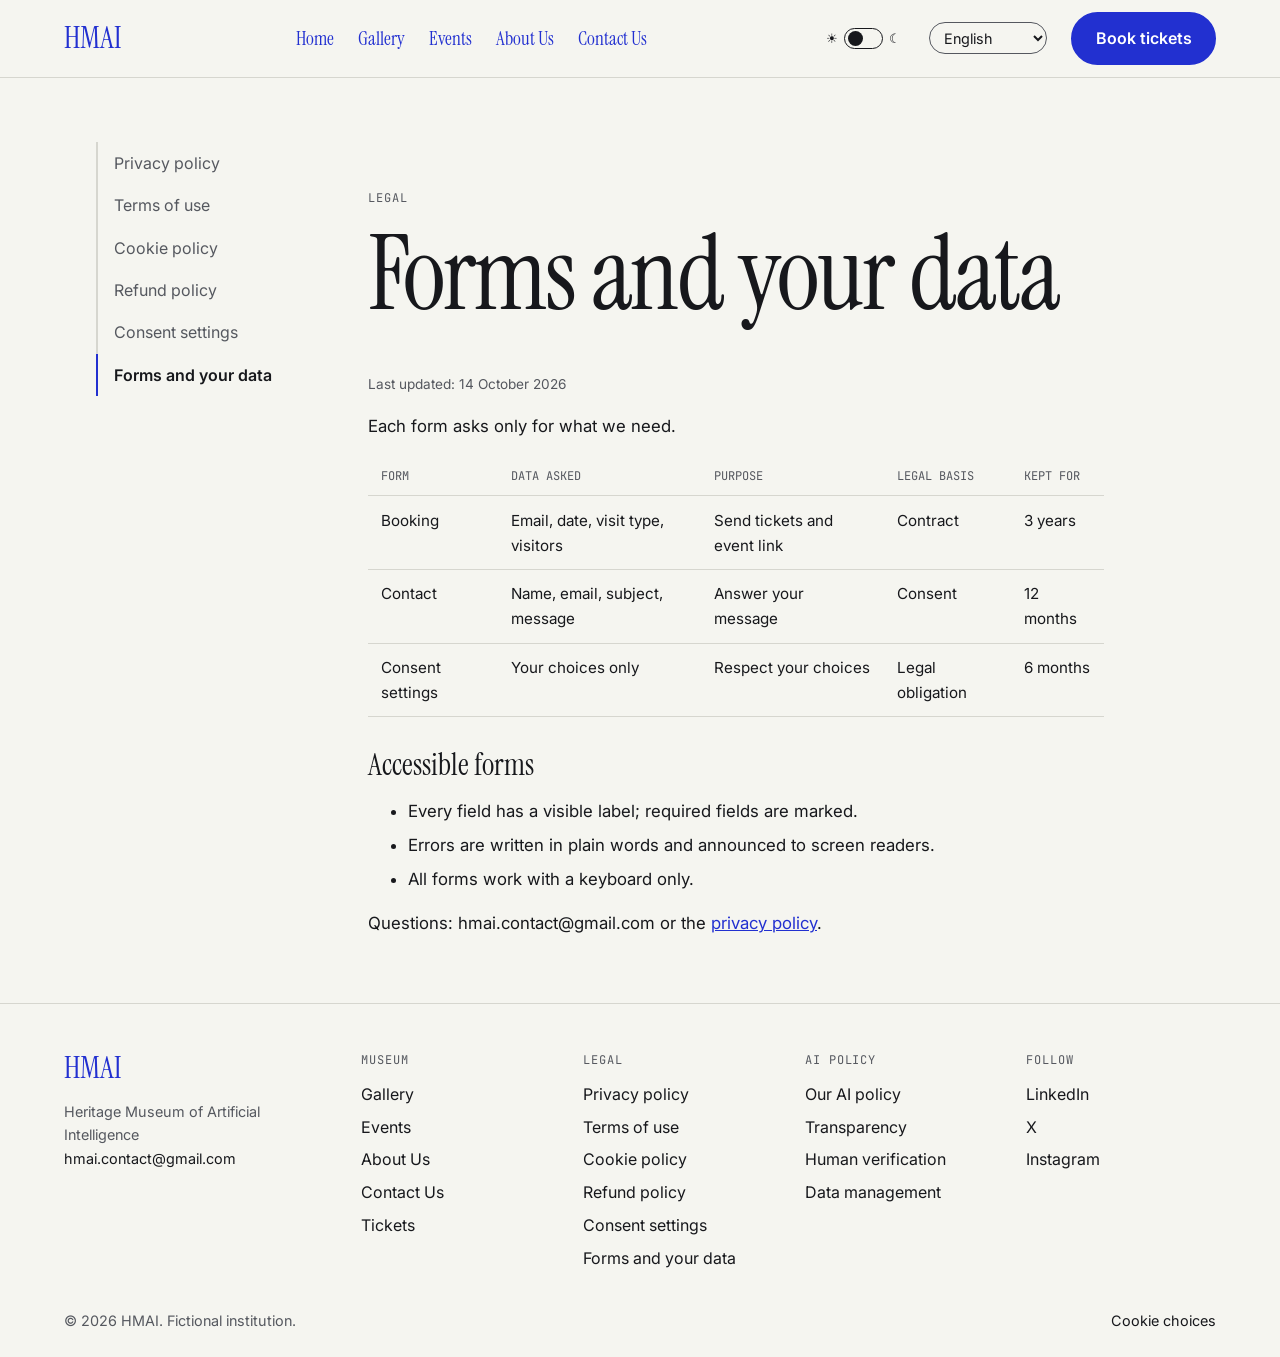
<file: hmai-site(2)/hmai/forms.html>
<!doctype html>
<html lang="en"><head><meta charset="utf-8"><meta name="viewport" content="width=device-width,initial-scale=1">
<title>Forms and your data · HMAI</title><meta name="description" content="Forms and your data of the HMAI website.">
<link rel="preconnect" href="https://fonts.googleapis.com"><link rel="preconnect" href="https://fonts.gstatic.com" crossorigin>
<link rel="stylesheet" href="https://fonts.googleapis.com/css2?family=Instrument+Serif&family=Inter:wght@400;600&family=JetBrains+Mono&display=swap">
<link rel="stylesheet" href="assets/style.css"><script>try{var t=localStorage.getItem("hmai-theme");if(t)document.documentElement.dataset.theme=t}catch(e){}</script>
<script src="assets/app.js" defer></script></head><body>
<a class="skip" href="#main">Skip to content</a>
<header class="top"><a class="logo" href="index.html" aria-label="HMAI home">HMAI</a><nav aria-label="Main"><a href="index.html">Home</a><a href="gallery.html">Gallery</a><a href="events.html">Events</a><a href="about.html">About Us</a><a href="contact.html">Contact Us</a></nav>
<button class="theme" type="button" aria-label="Toggle dark mode" aria-pressed="false"><span aria-hidden="true">☀</span><i></i><span aria-hidden="true">☾</span></button>
<label class="lang"><span class="sr">Language</span><select id="lang" aria-label="Language"><option value="fr">Français</option><option value="en" selected>English</option><option value="es">Español</option><option value="nl">Nederlands</option></select></label><a class="btn" href="tickets.html">Book tickets</a></header>
<main id="main"><div class="legal"><nav class="side" aria-label="Legal"><a href="privacy.html">Privacy policy</a><a href="terms.html">Terms of use</a><a href="cookies.html">Cookie policy</a><a href="refund.html">Refund policy</a><a href="consent.html">Consent settings</a><a href="forms.html" aria-current=page>Forms and your data</a></nav><div><section class="head"><p class="lab">Legal</p><h1>Forms and your data</h1></section><p class="note">Last updated: 14 October 2026</p><div class="prose"><p>Each form asks only for what we need.</p><div class="scroll"><table><thead><tr><th>Form</th><th>Data asked</th><th>Purpose</th><th>Legal basis</th><th>Kept for</th></tr></thead><tbody><tr><td>Booking</td><td>Email, date, visit type, visitors</td><td>Send tickets and event link</td><td>Contract</td><td>3 years</td></tr><tr><td>Contact</td><td>Name, email, subject, message</td><td>Answer your message</td><td>Consent</td><td>12 months</td></tr><tr><td>Consent settings</td><td>Your choices only</td><td>Respect your choices</td><td>Legal obligation</td><td>6 months</td></tr></tbody></table></div><h2>Accessible forms</h2><ul><li>Every field has a visible label; required fields are marked.</li><li>Errors are written in plain words and announced to screen readers.</li><li>All forms work with a keyboard only.</li></ul><p>Questions: hmai.contact@gmail.com or the <a href="privacy.html">privacy policy</a>.</p></div></div></div></main>
<footer><div class="fgrid"><div><a class="logo" href="index.html">HMAI</a><p>Heritage Museum of Artificial Intelligence<br><a href="mailto:hmai.contact@gmail.com">hmai.contact@gmail.com</a></p></div>
<div><h2 class="lab">Museum</h2><ul><li><a href="gallery.html">Gallery</a></li><li><a href="events.html">Events</a></li><li><a href="about.html">About Us</a></li><li><a href="contact.html">Contact Us</a></li><li><a href="tickets.html">Tickets</a></li></ul></div>
<div><h2 class="lab">Legal</h2><ul><li><a href="privacy.html">Privacy policy</a></li><li><a href="terms.html">Terms of use</a></li><li><a href="cookies.html">Cookie policy</a></li><li><a href="refund.html">Refund policy</a></li><li><a href="consent.html">Consent settings</a></li><li><a href="forms.html">Forms and your data</a></li></ul></div>
<div><h2 class="lab">AI Policy</h2><ul><li><a href="ai-policy.html">Our AI policy</a></li><li><a href="ai-policy.html#transparency">Transparency</a></li><li><a href="ai-policy.html#verification">Human verification</a></li><li><a href="ai-policy.html#data">Data management</a></li></ul></div>
<div><h2 class="lab">Follow</h2><ul><li><a href="https://www.linkedin.com/" rel="noopener">LinkedIn</a></li><li><a href="https://x.com/" rel="noopener">X</a></li><li><a href="https://www.instagram.com/" rel="noopener">Instagram</a></li></ul></div></div>
<p class="fine">© 2026 HMAI. Fictional institution. <a href="consent.html">Cookie choices</a></p></footer></body></html>
</file>
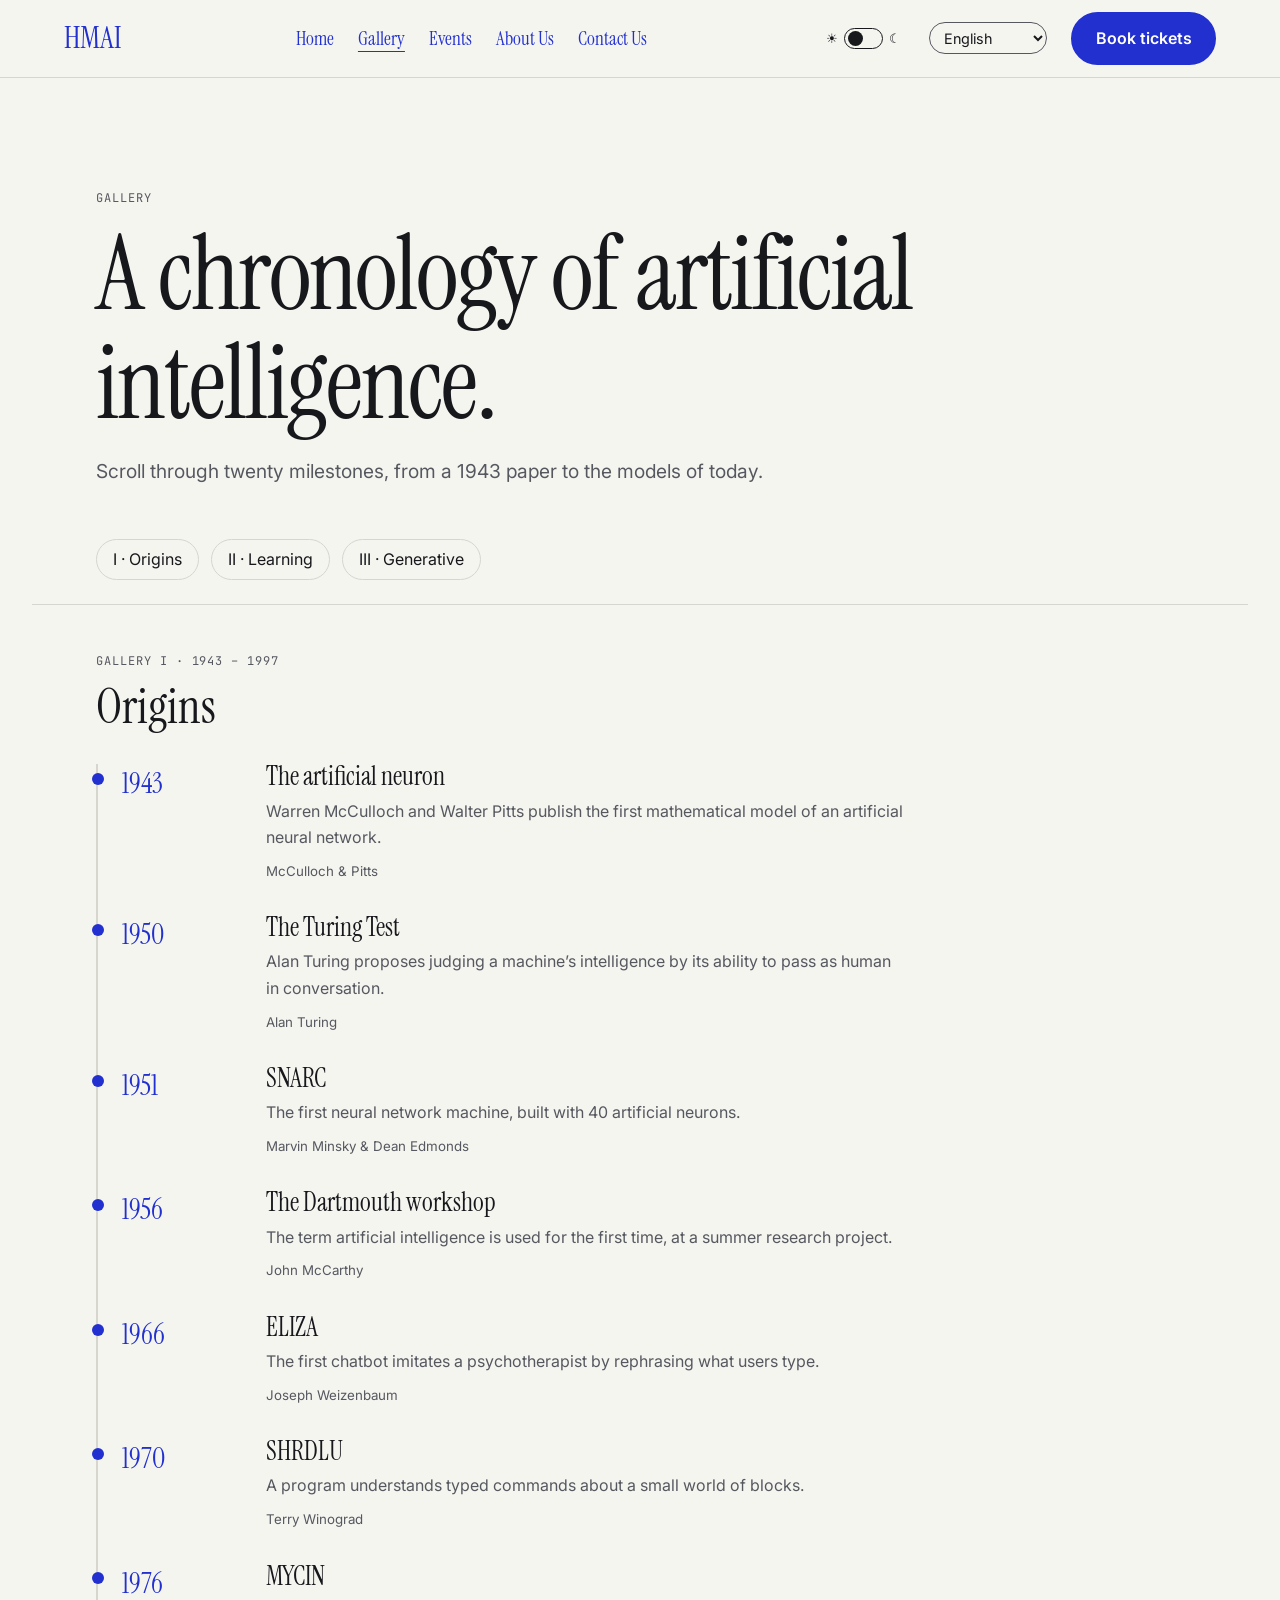
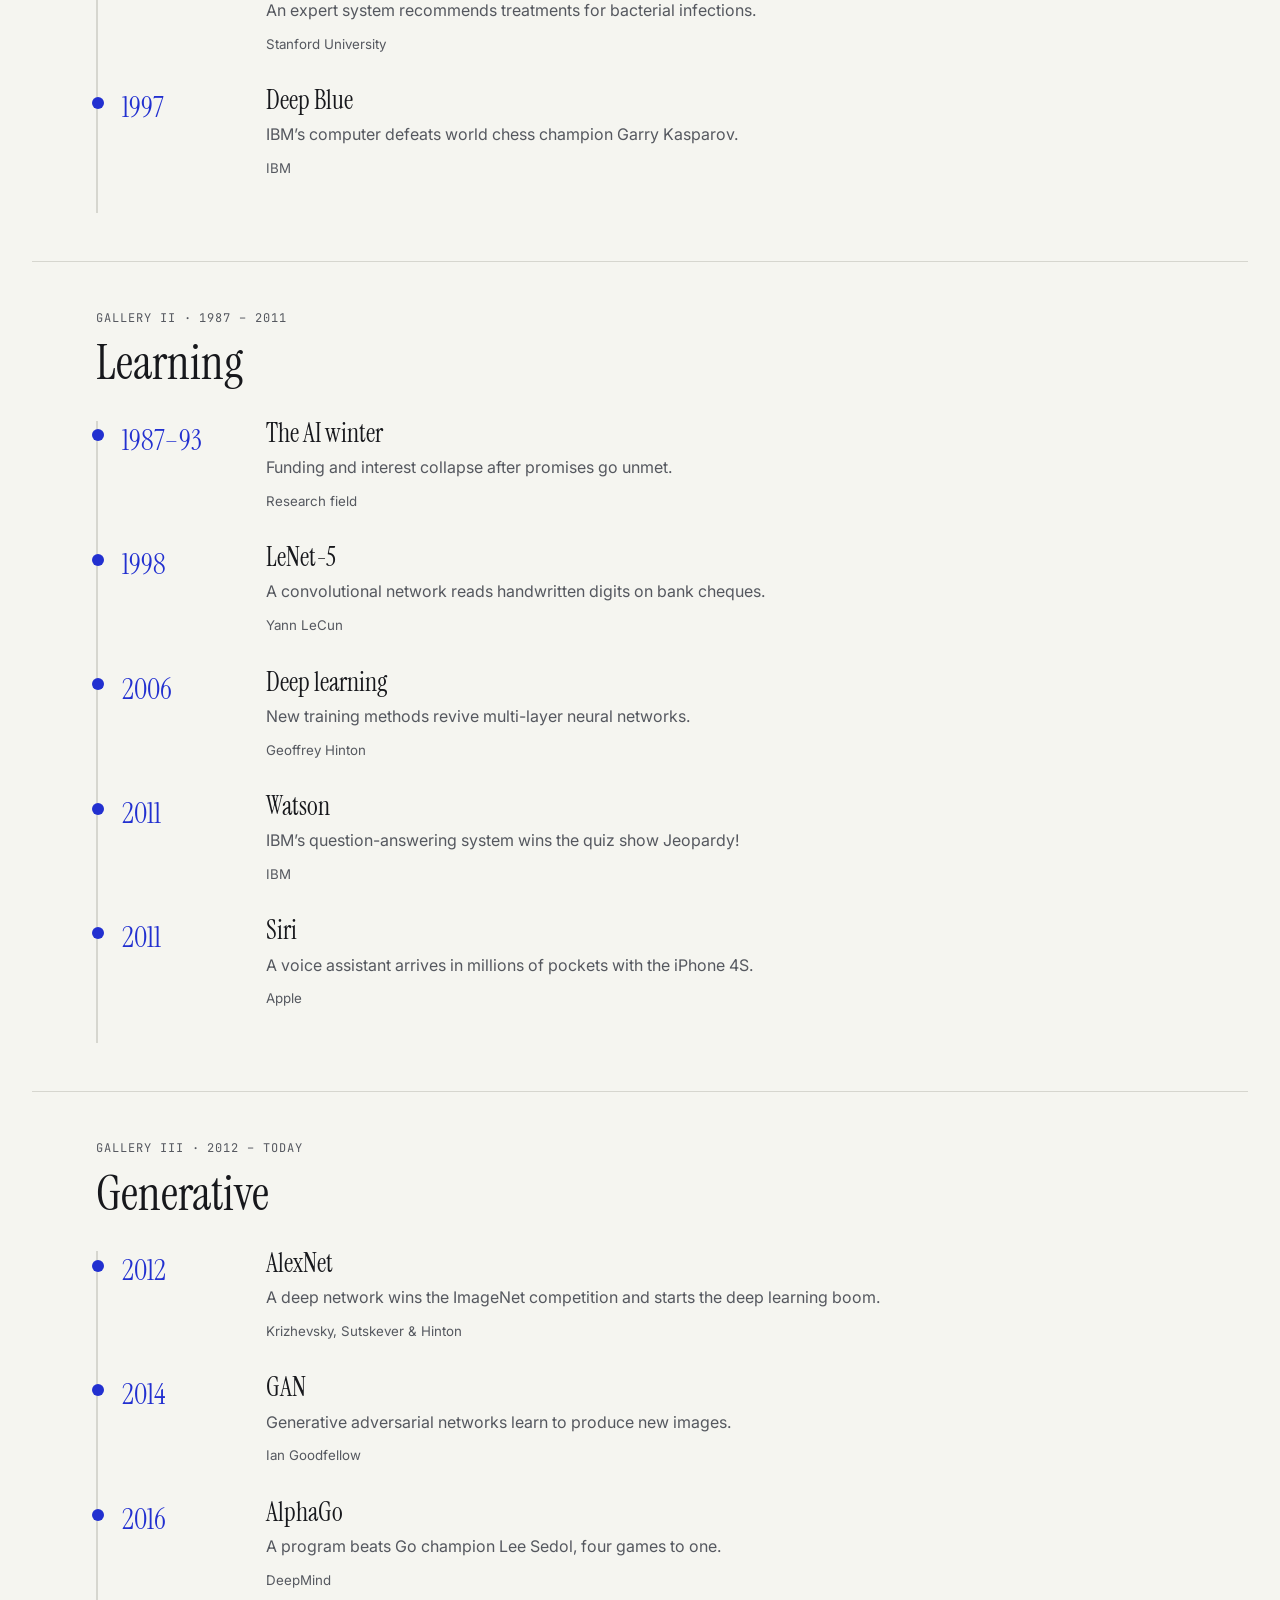
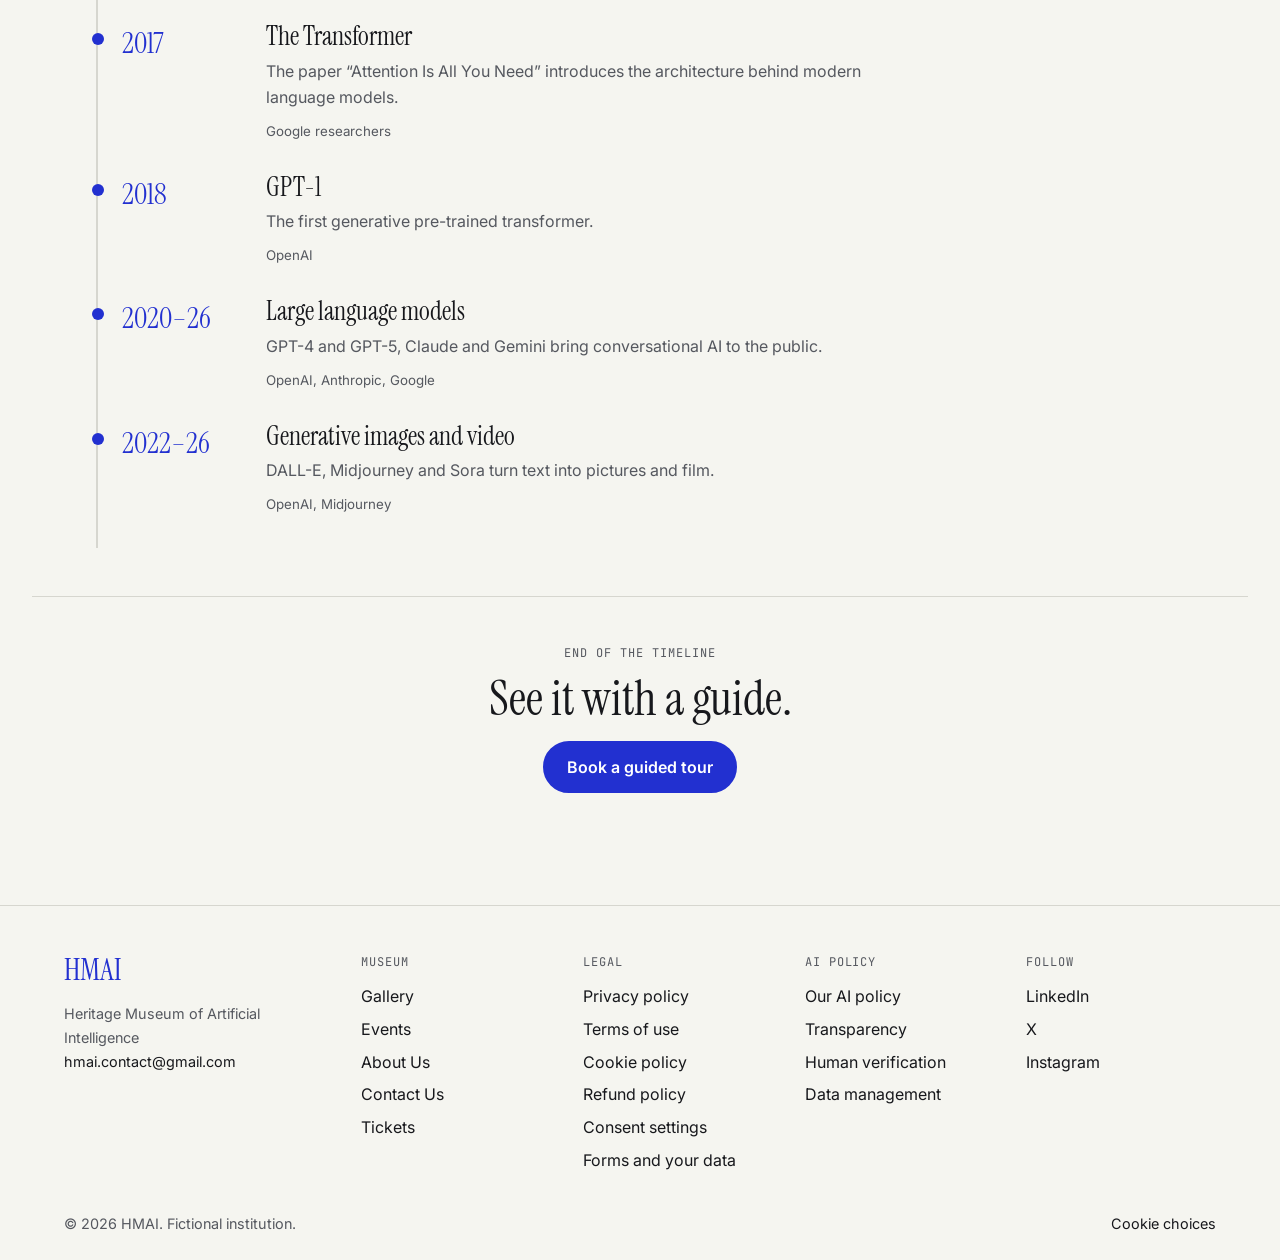
<file: hmai-site(2)/hmai/gallery.html>
<!doctype html>
<html lang="en"><head><meta charset="utf-8"><meta name="viewport" content="width=device-width,initial-scale=1">
<title>Gallery · HMAI</title><meta name="description" content="Twenty milestones in the history of AI, 1943 to today.">
<link rel="preconnect" href="https://fonts.googleapis.com"><link rel="preconnect" href="https://fonts.gstatic.com" crossorigin>
<link rel="stylesheet" href="https://fonts.googleapis.com/css2?family=Instrument+Serif&family=Inter:wght@400;600&family=JetBrains+Mono&display=swap">
<link rel="stylesheet" href="assets/style.css"><script>try{var t=localStorage.getItem("hmai-theme");if(t)document.documentElement.dataset.theme=t}catch(e){}</script>
<script src="assets/app.js" defer></script></head><body>
<a class="skip" href="#main">Skip to content</a>
<header class="top"><a class="logo" href="index.html" aria-label="HMAI home">HMAI</a><nav aria-label="Main"><a href="index.html">Home</a><a href="gallery.html" aria-current=page>Gallery</a><a href="events.html">Events</a><a href="about.html">About Us</a><a href="contact.html">Contact Us</a></nav>
<button class="theme" type="button" aria-label="Toggle dark mode" aria-pressed="false"><span aria-hidden="true">☀</span><i></i><span aria-hidden="true">☾</span></button>
<label class="lang"><span class="sr">Language</span><select id="lang" aria-label="Language"><option value="fr">Français</option><option value="en" selected>English</option><option value="es">Español</option><option value="nl">Nederlands</option></select></label><a class="btn" href="tickets.html">Book tickets</a></header>
<main id="main"><section class="head"><p class="lab">Gallery</p><h1>A chronology of artificial intelligence.</h1><p class=lead>Scroll through twenty milestones, from a 1943 paper to the models of today.</p></section><nav class="jump" aria-label="Galleries"><a href="#gI">I · Origins</a><a href="#gII">II · Learning</a><a href="#gIII">III · Generative</a></nav><section class="sec" id="gI"><p class="lab">Gallery I · 1943 – 1997</p><h2>Origins</h2><ol class="tl"><li><time>1943</time><div><h3>The artificial neuron</h3><p>Warren McCulloch and Walter Pitts publish the first mathematical model of an artificial neural network.</p><small>McCulloch & Pitts</small></div></li><li><time>1950</time><div><h3>The Turing Test</h3><p>Alan Turing proposes judging a machine’s intelligence by its ability to pass as human in conversation.</p><small>Alan Turing</small></div></li><li><time>1951</time><div><h3>SNARC</h3><p>The first neural network machine, built with 40 artificial neurons.</p><small>Marvin Minsky & Dean Edmonds</small></div></li><li><time>1956</time><div><h3>The Dartmouth workshop</h3><p>The term artificial intelligence is used for the first time, at a summer research project.</p><small>John McCarthy</small></div></li><li><time>1966</time><div><h3>ELIZA</h3><p>The first chatbot imitates a psychotherapist by rephrasing what users type.</p><small>Joseph Weizenbaum</small></div></li><li><time>1970</time><div><h3>SHRDLU</h3><p>A program understands typed commands about a small world of blocks.</p><small>Terry Winograd</small></div></li><li><time>1976</time><div><h3>MYCIN</h3><p>An expert system recommends treatments for bacterial infections.</p><small>Stanford University</small></div></li><li><time>1997</time><div><h3>Deep Blue</h3><p>IBM’s computer defeats world chess champion Garry Kasparov.</p><small>IBM</small></div></li></ol></section><section class="sec" id="gII"><p class="lab">Gallery II · 1987 – 2011</p><h2>Learning</h2><ol class="tl"><li><time>1987–93</time><div><h3>The AI winter</h3><p>Funding and interest collapse after promises go unmet.</p><small>Research field</small></div></li><li><time>1998</time><div><h3>LeNet-5</h3><p>A convolutional network reads handwritten digits on bank cheques.</p><small>Yann LeCun</small></div></li><li><time>2006</time><div><h3>Deep learning</h3><p>New training methods revive multi-layer neural networks.</p><small>Geoffrey Hinton</small></div></li><li><time>2011</time><div><h3>Watson</h3><p>IBM’s question-answering system wins the quiz show Jeopardy!</p><small>IBM</small></div></li><li><time>2011</time><div><h3>Siri</h3><p>A voice assistant arrives in millions of pockets with the iPhone 4S.</p><small>Apple</small></div></li></ol></section><section class="sec" id="gIII"><p class="lab">Gallery III · 2012 – today</p><h2>Generative</h2><ol class="tl"><li><time>2012</time><div><h3>AlexNet</h3><p>A deep network wins the ImageNet competition and starts the deep learning boom.</p><small>Krizhevsky, Sutskever & Hinton</small></div></li><li><time>2014</time><div><h3>GAN</h3><p>Generative adversarial networks learn to produce new images.</p><small>Ian Goodfellow</small></div></li><li><time>2016</time><div><h3>AlphaGo</h3><p>A program beats Go champion Lee Sedol, four games to one.</p><small>DeepMind</small></div></li><li><time>2017</time><div><h3>The Transformer</h3><p>The paper “Attention Is All You Need” introduces the architecture behind modern language models.</p><small>Google researchers</small></div></li><li><time>2018</time><div><h3>GPT-1</h3><p>The first generative pre-trained transformer.</p><small>OpenAI</small></div></li><li><time>2020–26</time><div><h3>Large language models</h3><p>GPT-4 and GPT-5, Claude and Gemini bring conversational AI to the public.</p><small>OpenAI, Anthropic, Google</small></div></li><li><time>2022–26</time><div><h3>Generative images and video</h3><p>DALL-E, Midjourney and Sora turn text into pictures and film.</p><small>OpenAI, Midjourney</small></div></li></ol></section><section class="sec end"><p class="lab">End of the timeline</p><h2>See it with a guide.</h2><p><a class="btn" href="tickets.html">Book a guided tour</a></p></section></main>
<footer><div class="fgrid"><div><a class="logo" href="index.html">HMAI</a><p>Heritage Museum of Artificial Intelligence<br><a href="mailto:hmai.contact@gmail.com">hmai.contact@gmail.com</a></p></div>
<div><h2 class="lab">Museum</h2><ul><li><a href="gallery.html">Gallery</a></li><li><a href="events.html">Events</a></li><li><a href="about.html">About Us</a></li><li><a href="contact.html">Contact Us</a></li><li><a href="tickets.html">Tickets</a></li></ul></div>
<div><h2 class="lab">Legal</h2><ul><li><a href="privacy.html">Privacy policy</a></li><li><a href="terms.html">Terms of use</a></li><li><a href="cookies.html">Cookie policy</a></li><li><a href="refund.html">Refund policy</a></li><li><a href="consent.html">Consent settings</a></li><li><a href="forms.html">Forms and your data</a></li></ul></div>
<div><h2 class="lab">AI Policy</h2><ul><li><a href="ai-policy.html">Our AI policy</a></li><li><a href="ai-policy.html#transparency">Transparency</a></li><li><a href="ai-policy.html#verification">Human verification</a></li><li><a href="ai-policy.html#data">Data management</a></li></ul></div>
<div><h2 class="lab">Follow</h2><ul><li><a href="https://www.linkedin.com/" rel="noopener">LinkedIn</a></li><li><a href="https://x.com/" rel="noopener">X</a></li><li><a href="https://www.instagram.com/" rel="noopener">Instagram</a></li></ul></div></div>
<p class="fine">© 2026 HMAI. Fictional institution. <a href="consent.html">Cookie choices</a></p></footer></body></html>
</file>
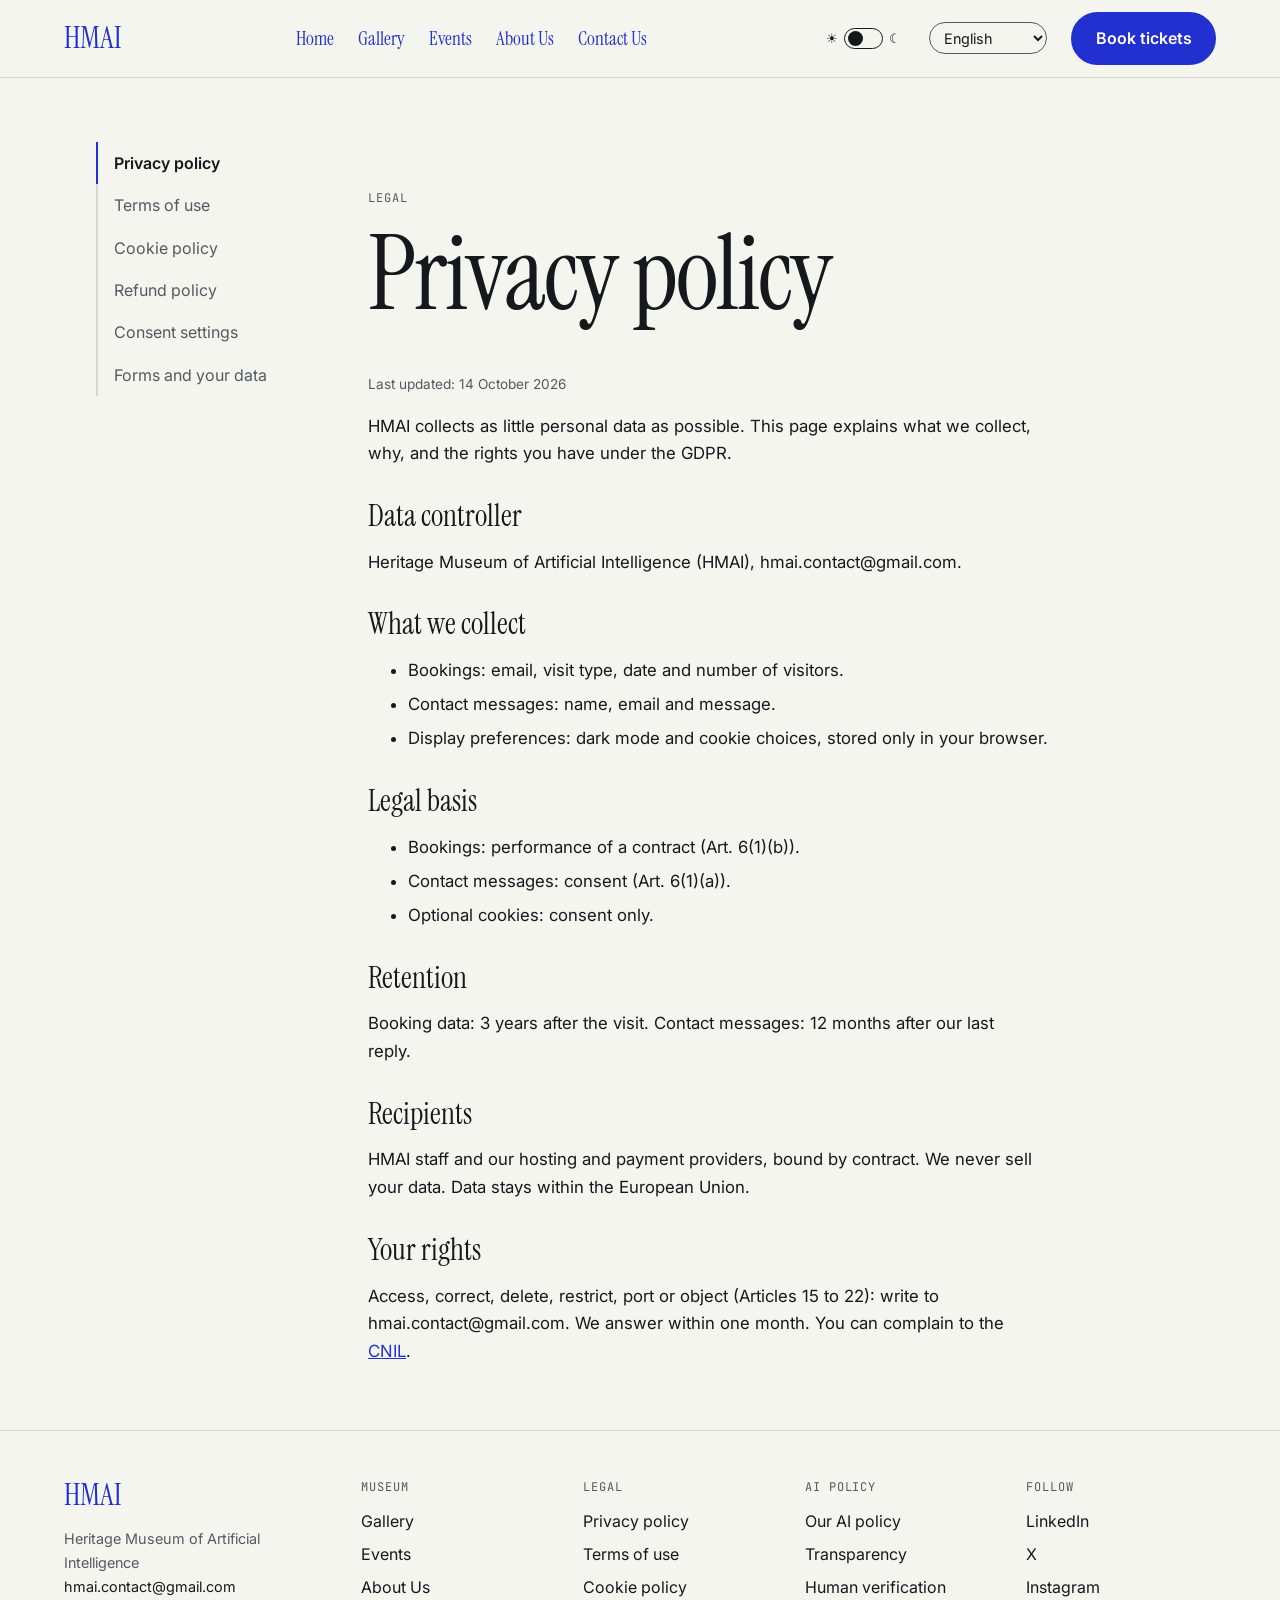
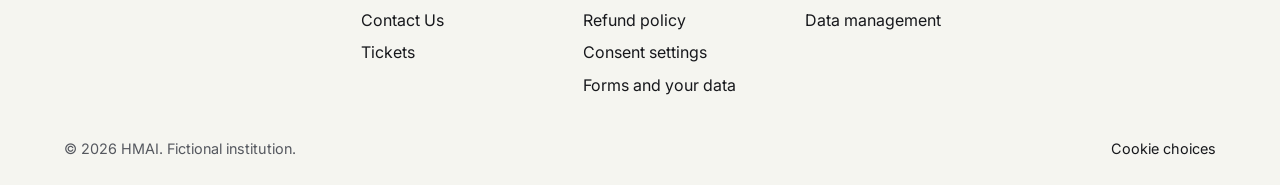
<file: hmai-site(2)/hmai/privacy.html>
<!doctype html>
<html lang="en"><head><meta charset="utf-8"><meta name="viewport" content="width=device-width,initial-scale=1">
<title>Privacy policy · HMAI</title><meta name="description" content="Privacy policy of the HMAI website.">
<link rel="preconnect" href="https://fonts.googleapis.com"><link rel="preconnect" href="https://fonts.gstatic.com" crossorigin>
<link rel="stylesheet" href="https://fonts.googleapis.com/css2?family=Instrument+Serif&family=Inter:wght@400;600&family=JetBrains+Mono&display=swap">
<link rel="stylesheet" href="assets/style.css"><script>try{var t=localStorage.getItem("hmai-theme");if(t)document.documentElement.dataset.theme=t}catch(e){}</script>
<script src="assets/app.js" defer></script></head><body>
<a class="skip" href="#main">Skip to content</a>
<header class="top"><a class="logo" href="index.html" aria-label="HMAI home">HMAI</a><nav aria-label="Main"><a href="index.html">Home</a><a href="gallery.html">Gallery</a><a href="events.html">Events</a><a href="about.html">About Us</a><a href="contact.html">Contact Us</a></nav>
<button class="theme" type="button" aria-label="Toggle dark mode" aria-pressed="false"><span aria-hidden="true">☀</span><i></i><span aria-hidden="true">☾</span></button>
<label class="lang"><span class="sr">Language</span><select id="lang" aria-label="Language"><option value="fr">Français</option><option value="en" selected>English</option><option value="es">Español</option><option value="nl">Nederlands</option></select></label><a class="btn" href="tickets.html">Book tickets</a></header>
<main id="main"><div class="legal"><nav class="side" aria-label="Legal"><a href="privacy.html" aria-current=page>Privacy policy</a><a href="terms.html">Terms of use</a><a href="cookies.html">Cookie policy</a><a href="refund.html">Refund policy</a><a href="consent.html">Consent settings</a><a href="forms.html">Forms and your data</a></nav><div><section class="head"><p class="lab">Legal</p><h1>Privacy policy</h1></section><p class="note">Last updated: 14 October 2026</p><div class="prose"><p>HMAI collects as little personal data as possible. This page explains what we collect, why, and the rights you have under the GDPR.</p><h2>Data controller</h2><p>Heritage Museum of Artificial Intelligence (HMAI), hmai.contact@gmail.com.</p><h2>What we collect</h2><ul><li>Bookings: email, visit type, date and number of visitors.</li><li>Contact messages: name, email and message.</li><li>Display preferences: dark mode and cookie choices, stored only in your browser.</li></ul><h2>Legal basis</h2><ul><li>Bookings: performance of a contract (Art. 6(1)(b)).</li><li>Contact messages: consent (Art. 6(1)(a)).</li><li>Optional cookies: consent only.</li></ul><h2>Retention</h2><p>Booking data: 3 years after the visit. Contact messages: 12 months after our last reply.</p><h2>Recipients</h2><p>HMAI staff and our hosting and payment providers, bound by contract. We never sell your data. Data stays within the European Union.</p><h2>Your rights</h2><p>Access, correct, delete, restrict, port or object (Articles 15 to 22): write to hmai.contact@gmail.com. We answer within one month. You can complain to the <a href="https://www.cnil.fr" rel="noopener">CNIL</a>.</p></div></div></div></main>
<footer><div class="fgrid"><div><a class="logo" href="index.html">HMAI</a><p>Heritage Museum of Artificial Intelligence<br><a href="mailto:hmai.contact@gmail.com">hmai.contact@gmail.com</a></p></div>
<div><h2 class="lab">Museum</h2><ul><li><a href="gallery.html">Gallery</a></li><li><a href="events.html">Events</a></li><li><a href="about.html">About Us</a></li><li><a href="contact.html">Contact Us</a></li><li><a href="tickets.html">Tickets</a></li></ul></div>
<div><h2 class="lab">Legal</h2><ul><li><a href="privacy.html">Privacy policy</a></li><li><a href="terms.html">Terms of use</a></li><li><a href="cookies.html">Cookie policy</a></li><li><a href="refund.html">Refund policy</a></li><li><a href="consent.html">Consent settings</a></li><li><a href="forms.html">Forms and your data</a></li></ul></div>
<div><h2 class="lab">AI Policy</h2><ul><li><a href="ai-policy.html">Our AI policy</a></li><li><a href="ai-policy.html#transparency">Transparency</a></li><li><a href="ai-policy.html#verification">Human verification</a></li><li><a href="ai-policy.html#data">Data management</a></li></ul></div>
<div><h2 class="lab">Follow</h2><ul><li><a href="https://www.linkedin.com/" rel="noopener">LinkedIn</a></li><li><a href="https://x.com/" rel="noopener">X</a></li><li><a href="https://www.instagram.com/" rel="noopener">Instagram</a></li></ul></div></div>
<p class="fine">© 2026 HMAI. Fictional institution. <a href="consent.html">Cookie choices</a></p></footer></body></html>
</file>
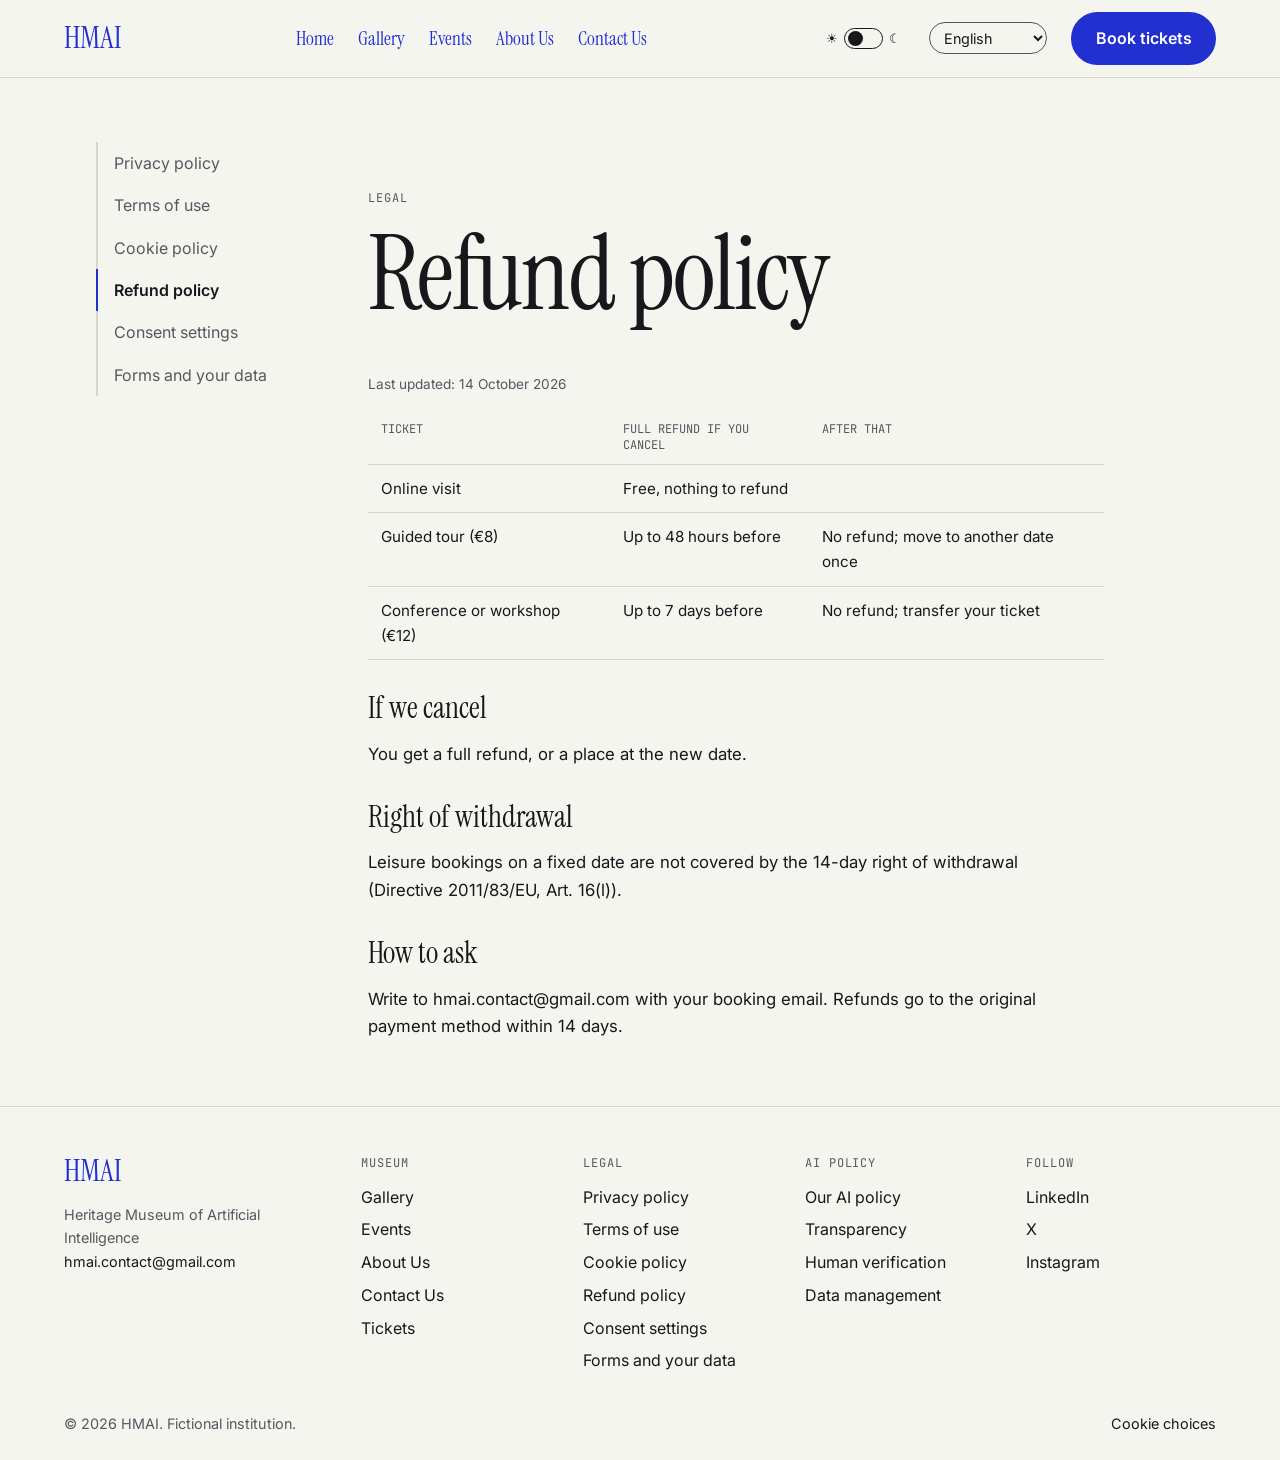
<file: hmai-site(2)/hmai/refund.html>
<!doctype html>
<html lang="en"><head><meta charset="utf-8"><meta name="viewport" content="width=device-width,initial-scale=1">
<title>Refund policy · HMAI</title><meta name="description" content="Refund policy of the HMAI website.">
<link rel="preconnect" href="https://fonts.googleapis.com"><link rel="preconnect" href="https://fonts.gstatic.com" crossorigin>
<link rel="stylesheet" href="https://fonts.googleapis.com/css2?family=Instrument+Serif&family=Inter:wght@400;600&family=JetBrains+Mono&display=swap">
<link rel="stylesheet" href="assets/style.css"><script>try{var t=localStorage.getItem("hmai-theme");if(t)document.documentElement.dataset.theme=t}catch(e){}</script>
<script src="assets/app.js" defer></script></head><body>
<a class="skip" href="#main">Skip to content</a>
<header class="top"><a class="logo" href="index.html" aria-label="HMAI home">HMAI</a><nav aria-label="Main"><a href="index.html">Home</a><a href="gallery.html">Gallery</a><a href="events.html">Events</a><a href="about.html">About Us</a><a href="contact.html">Contact Us</a></nav>
<button class="theme" type="button" aria-label="Toggle dark mode" aria-pressed="false"><span aria-hidden="true">☀</span><i></i><span aria-hidden="true">☾</span></button>
<label class="lang"><span class="sr">Language</span><select id="lang" aria-label="Language"><option value="fr">Français</option><option value="en" selected>English</option><option value="es">Español</option><option value="nl">Nederlands</option></select></label><a class="btn" href="tickets.html">Book tickets</a></header>
<main id="main"><div class="legal"><nav class="side" aria-label="Legal"><a href="privacy.html">Privacy policy</a><a href="terms.html">Terms of use</a><a href="cookies.html">Cookie policy</a><a href="refund.html" aria-current=page>Refund policy</a><a href="consent.html">Consent settings</a><a href="forms.html">Forms and your data</a></nav><div><section class="head"><p class="lab">Legal</p><h1>Refund policy</h1></section><p class="note">Last updated: 14 October 2026</p><div class="prose"><div class="scroll"><table><thead><tr><th>Ticket</th><th>Full refund if you cancel</th><th>After that</th></tr></thead><tbody><tr><td>Online visit</td><td colspan="2">Free, nothing to refund</td></tr><tr><td>Guided tour (€8)</td><td>Up to 48 hours before</td><td>No refund; move to another date once</td></tr><tr><td>Conference or workshop (€12)</td><td>Up to 7 days before</td><td>No refund; transfer your ticket</td></tr></tbody></table></div><h2>If we cancel</h2><p>You get a full refund, or a place at the new date.</p><h2>Right of withdrawal</h2><p>Leisure bookings on a fixed date are not covered by the 14-day right of withdrawal (Directive 2011/83/EU, Art. 16(l)).</p><h2>How to ask</h2><p>Write to hmai.contact@gmail.com with your booking email. Refunds go to the original payment method within 14 days.</p></div></div></div></main>
<footer><div class="fgrid"><div><a class="logo" href="index.html">HMAI</a><p>Heritage Museum of Artificial Intelligence<br><a href="mailto:hmai.contact@gmail.com">hmai.contact@gmail.com</a></p></div>
<div><h2 class="lab">Museum</h2><ul><li><a href="gallery.html">Gallery</a></li><li><a href="events.html">Events</a></li><li><a href="about.html">About Us</a></li><li><a href="contact.html">Contact Us</a></li><li><a href="tickets.html">Tickets</a></li></ul></div>
<div><h2 class="lab">Legal</h2><ul><li><a href="privacy.html">Privacy policy</a></li><li><a href="terms.html">Terms of use</a></li><li><a href="cookies.html">Cookie policy</a></li><li><a href="refund.html">Refund policy</a></li><li><a href="consent.html">Consent settings</a></li><li><a href="forms.html">Forms and your data</a></li></ul></div>
<div><h2 class="lab">AI Policy</h2><ul><li><a href="ai-policy.html">Our AI policy</a></li><li><a href="ai-policy.html#transparency">Transparency</a></li><li><a href="ai-policy.html#verification">Human verification</a></li><li><a href="ai-policy.html#data">Data management</a></li></ul></div>
<div><h2 class="lab">Follow</h2><ul><li><a href="https://www.linkedin.com/" rel="noopener">LinkedIn</a></li><li><a href="https://x.com/" rel="noopener">X</a></li><li><a href="https://www.instagram.com/" rel="noopener">Instagram</a></li></ul></div></div>
<p class="fine">© 2026 HMAI. Fictional institution. <a href="consent.html">Cookie choices</a></p></footer></body></html>
</file>
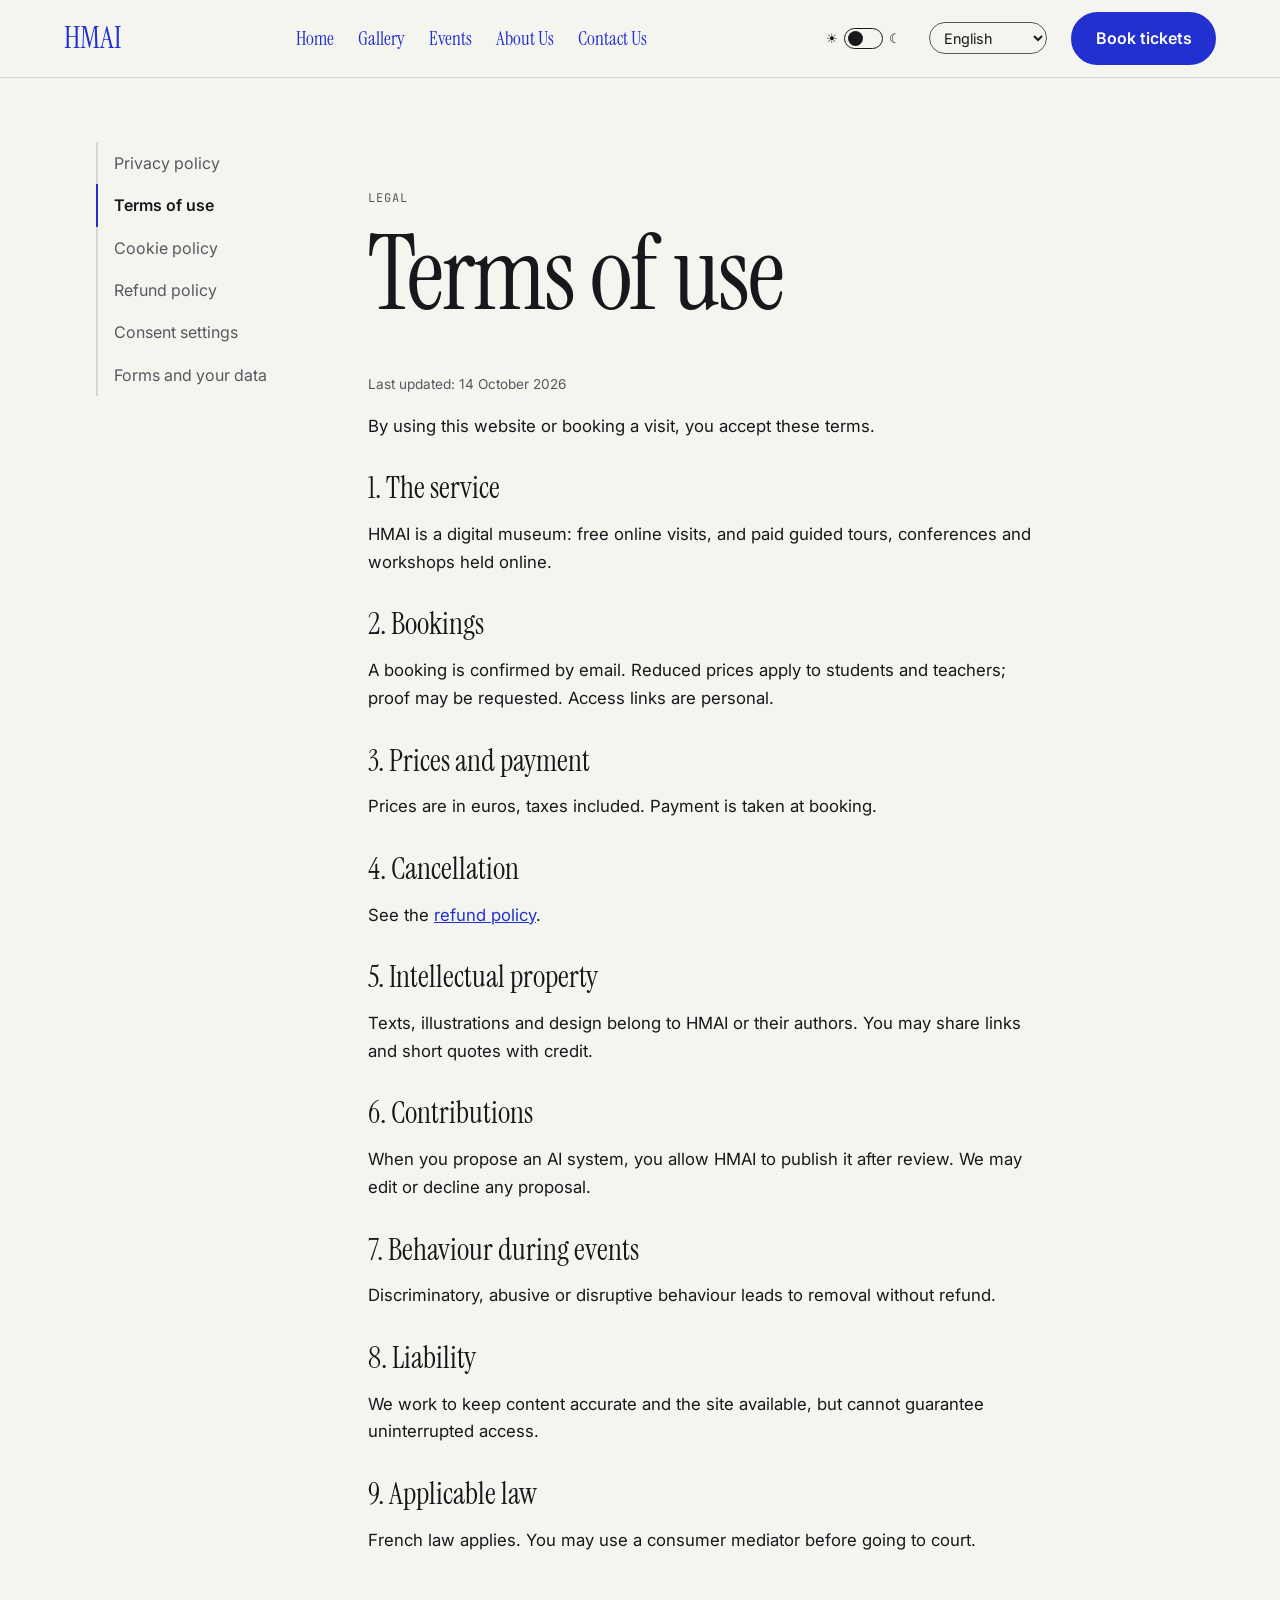
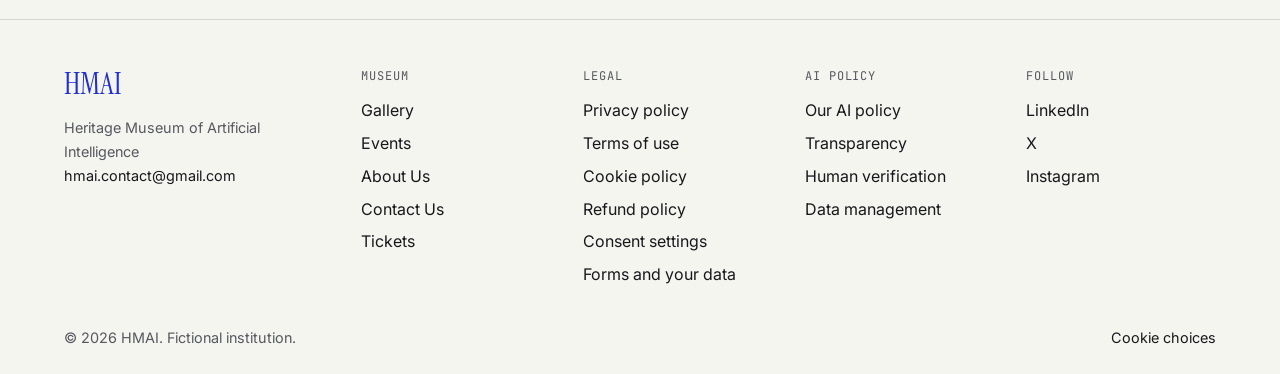
<file: hmai-site(2)/hmai/terms.html>
<!doctype html>
<html lang="en"><head><meta charset="utf-8"><meta name="viewport" content="width=device-width,initial-scale=1">
<title>Terms of use · HMAI</title><meta name="description" content="Terms of use of the HMAI website.">
<link rel="preconnect" href="https://fonts.googleapis.com"><link rel="preconnect" href="https://fonts.gstatic.com" crossorigin>
<link rel="stylesheet" href="https://fonts.googleapis.com/css2?family=Instrument+Serif&family=Inter:wght@400;600&family=JetBrains+Mono&display=swap">
<link rel="stylesheet" href="assets/style.css"><script>try{var t=localStorage.getItem("hmai-theme");if(t)document.documentElement.dataset.theme=t}catch(e){}</script>
<script src="assets/app.js" defer></script></head><body>
<a class="skip" href="#main">Skip to content</a>
<header class="top"><a class="logo" href="index.html" aria-label="HMAI home">HMAI</a><nav aria-label="Main"><a href="index.html">Home</a><a href="gallery.html">Gallery</a><a href="events.html">Events</a><a href="about.html">About Us</a><a href="contact.html">Contact Us</a></nav>
<button class="theme" type="button" aria-label="Toggle dark mode" aria-pressed="false"><span aria-hidden="true">☀</span><i></i><span aria-hidden="true">☾</span></button>
<label class="lang"><span class="sr">Language</span><select id="lang" aria-label="Language"><option value="fr">Français</option><option value="en" selected>English</option><option value="es">Español</option><option value="nl">Nederlands</option></select></label><a class="btn" href="tickets.html">Book tickets</a></header>
<main id="main"><div class="legal"><nav class="side" aria-label="Legal"><a href="privacy.html">Privacy policy</a><a href="terms.html" aria-current=page>Terms of use</a><a href="cookies.html">Cookie policy</a><a href="refund.html">Refund policy</a><a href="consent.html">Consent settings</a><a href="forms.html">Forms and your data</a></nav><div><section class="head"><p class="lab">Legal</p><h1>Terms of use</h1></section><p class="note">Last updated: 14 October 2026</p><div class="prose"><p>By using this website or booking a visit, you accept these terms.</p><h2>1. The service</h2><p>HMAI is a digital museum: free online visits, and paid guided tours, conferences and workshops held online.</p><h2>2. Bookings</h2><p>A booking is confirmed by email. Reduced prices apply to students and teachers; proof may be requested. Access links are personal.</p><h2>3. Prices and payment</h2><p>Prices are in euros, taxes included. Payment is taken at booking.</p><h2>4. Cancellation</h2><p>See the <a href="refund.html">refund policy</a>.</p><h2>5. Intellectual property</h2><p>Texts, illustrations and design belong to HMAI or their authors. You may share links and short quotes with credit.</p><h2>6. Contributions</h2><p>When you propose an AI system, you allow HMAI to publish it after review. We may edit or decline any proposal.</p><h2>7. Behaviour during events</h2><p>Discriminatory, abusive or disruptive behaviour leads to removal without refund.</p><h2>8. Liability</h2><p>We work to keep content accurate and the site available, but cannot guarantee uninterrupted access.</p><h2>9. Applicable law</h2><p>French law applies. You may use a consumer mediator before going to court.</p></div></div></div></main>
<footer><div class="fgrid"><div><a class="logo" href="index.html">HMAI</a><p>Heritage Museum of Artificial Intelligence<br><a href="mailto:hmai.contact@gmail.com">hmai.contact@gmail.com</a></p></div>
<div><h2 class="lab">Museum</h2><ul><li><a href="gallery.html">Gallery</a></li><li><a href="events.html">Events</a></li><li><a href="about.html">About Us</a></li><li><a href="contact.html">Contact Us</a></li><li><a href="tickets.html">Tickets</a></li></ul></div>
<div><h2 class="lab">Legal</h2><ul><li><a href="privacy.html">Privacy policy</a></li><li><a href="terms.html">Terms of use</a></li><li><a href="cookies.html">Cookie policy</a></li><li><a href="refund.html">Refund policy</a></li><li><a href="consent.html">Consent settings</a></li><li><a href="forms.html">Forms and your data</a></li></ul></div>
<div><h2 class="lab">AI Policy</h2><ul><li><a href="ai-policy.html">Our AI policy</a></li><li><a href="ai-policy.html#transparency">Transparency</a></li><li><a href="ai-policy.html#verification">Human verification</a></li><li><a href="ai-policy.html#data">Data management</a></li></ul></div>
<div><h2 class="lab">Follow</h2><ul><li><a href="https://www.linkedin.com/" rel="noopener">LinkedIn</a></li><li><a href="https://x.com/" rel="noopener">X</a></li><li><a href="https://www.instagram.com/" rel="noopener">Instagram</a></li></ul></div></div>
<p class="fine">© 2026 HMAI. Fictional institution. <a href="consent.html">Cookie choices</a></p></footer></body></html>
</file>
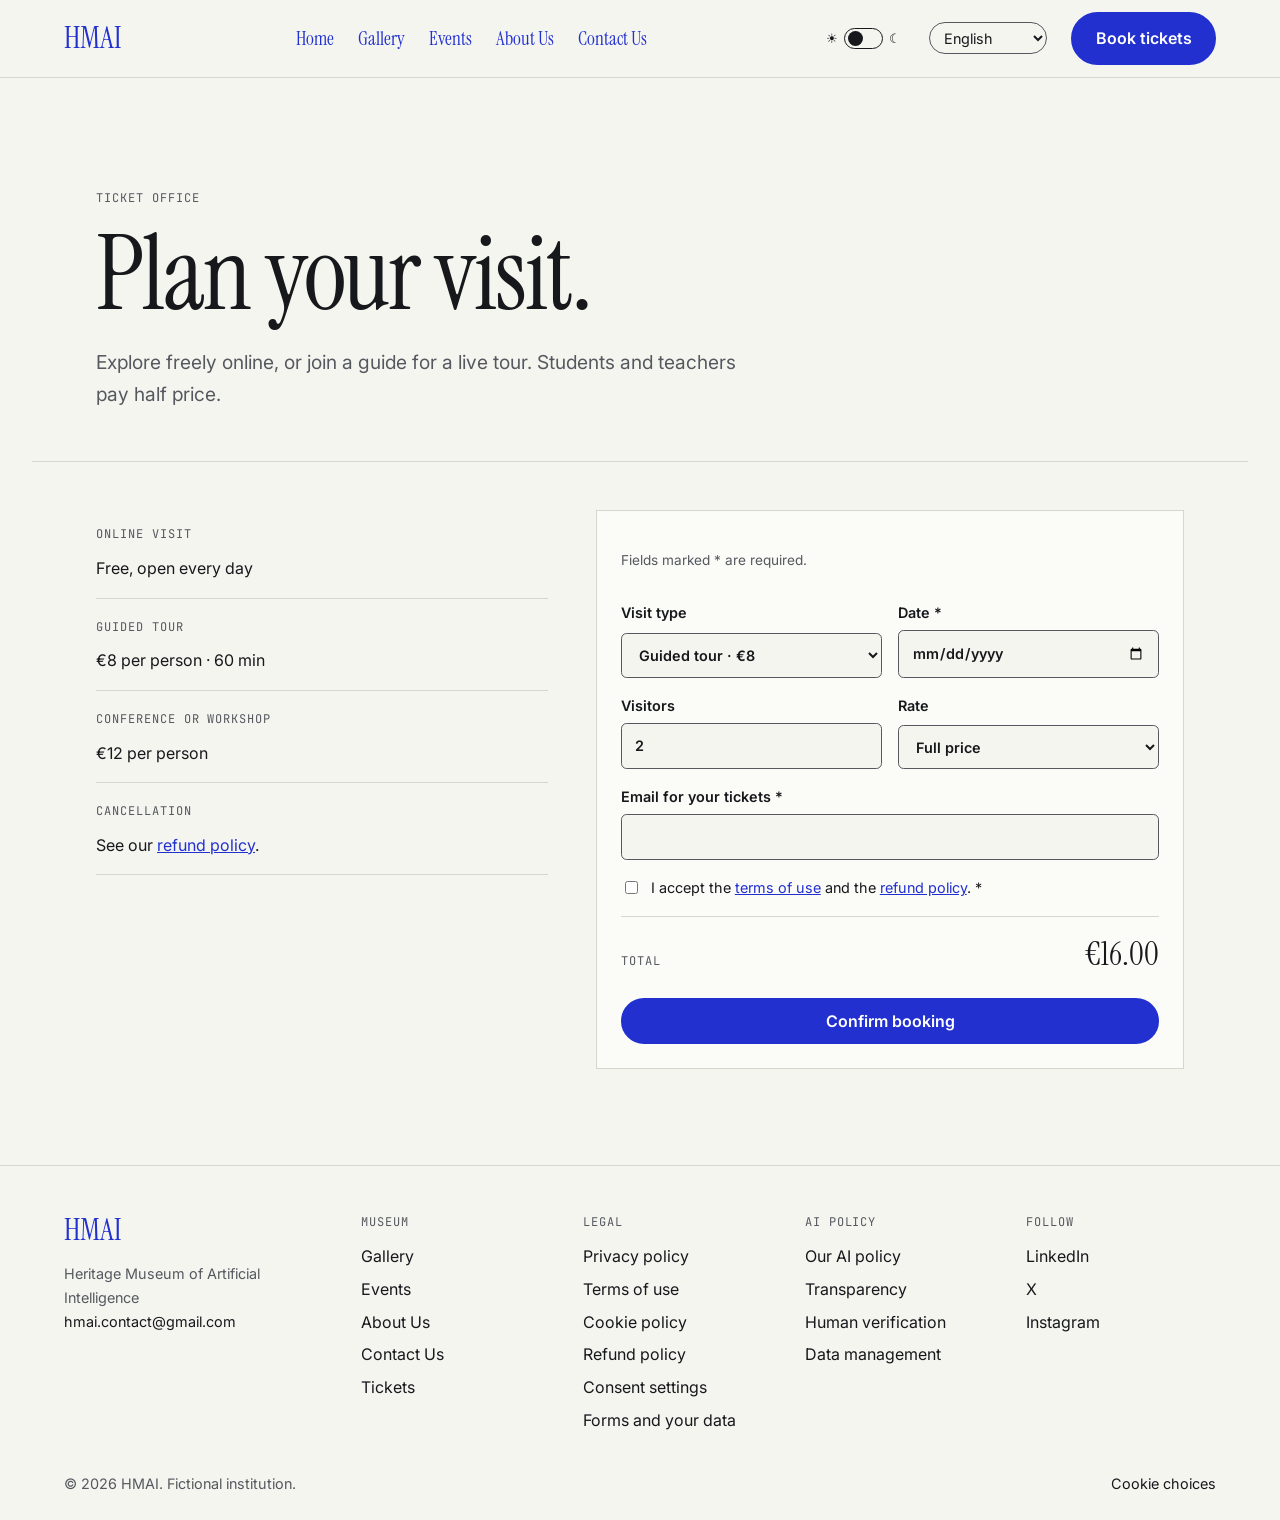
<file: hmai-site(2)/hmai/tickets.html>
<!doctype html>
<html lang="en"><head><meta charset="utf-8"><meta name="viewport" content="width=device-width,initial-scale=1">
<title>Ticket office · HMAI</title><meta name="description" content="Book guided tours, conferences and workshops.">
<link rel="preconnect" href="https://fonts.googleapis.com"><link rel="preconnect" href="https://fonts.gstatic.com" crossorigin>
<link rel="stylesheet" href="https://fonts.googleapis.com/css2?family=Instrument+Serif&family=Inter:wght@400;600&family=JetBrains+Mono&display=swap">
<link rel="stylesheet" href="assets/style.css"><script>try{var t=localStorage.getItem("hmai-theme");if(t)document.documentElement.dataset.theme=t}catch(e){}</script>
<script src="assets/app.js" defer></script></head><body>
<a class="skip" href="#main">Skip to content</a>
<header class="top"><a class="logo" href="index.html" aria-label="HMAI home">HMAI</a><nav aria-label="Main"><a href="index.html">Home</a><a href="gallery.html">Gallery</a><a href="events.html">Events</a><a href="about.html">About Us</a><a href="contact.html">Contact Us</a></nav>
<button class="theme" type="button" aria-label="Toggle dark mode" aria-pressed="false"><span aria-hidden="true">☀</span><i></i><span aria-hidden="true">☾</span></button>
<label class="lang"><span class="sr">Language</span><select id="lang" aria-label="Language"><option value="fr">Français</option><option value="en" selected>English</option><option value="es">Español</option><option value="nl">Nederlands</option></select></label><a class="btn" href="tickets.html">Book tickets</a></header>
<main id="main"><section class="head"><p class="lab">Ticket office</p><h1>Plan your visit.</h1><p class=lead>Explore freely online, or join a guide for a live tour. Students and teachers pay half price.</p></section><section class="sec two"><dl class="rates"><dt class="lab">Online visit</dt><dd>Free, open every day</dd><dt class="lab">Guided tour</dt><dd>€8 per person · 60 min</dd><dt class="lab">Conference or workshop</dt><dd>€12 per person</dd><dt class="lab">Cancellation</dt><dd>See our <a href="refund.html">refund policy</a>.</dd></dl>
<form class="form" id="book" action="mailto:hmai.contact@gmail.com" method="post" enctype="text/plain"><p class="note">Fields marked * are required.</p>
<div class="row"><label>Visit type<select id="type"><option value="8">Guided tour · €8</option><option value="12">Conference or workshop · €12</option></select></label><label>Date *<input type="date" id="date" required></label></div>
<div class="row"><label>Visitors<input type="number" id="n" min="1" max="20" value="2"></label><label>Rate<select id="rate"><option value="1">Full price</option><option value="0.5">Student or teacher (half price)</option></select></label></div>
<label>Email for your tickets *<input type="email" required autocomplete="email"></label>
<label class="chk"><input type="checkbox" required> <span>I accept the <a href="terms.html">terms of use</a> and the <a href="refund.html">refund policy</a>. *</span></label>
<p class="total"><span class="lab">Total</span><output id="total" aria-live="polite">€16.00</output></p><button class="btn" type="submit">Confirm booking</button></form></section></main>
<footer><div class="fgrid"><div><a class="logo" href="index.html">HMAI</a><p>Heritage Museum of Artificial Intelligence<br><a href="mailto:hmai.contact@gmail.com">hmai.contact@gmail.com</a></p></div>
<div><h2 class="lab">Museum</h2><ul><li><a href="gallery.html">Gallery</a></li><li><a href="events.html">Events</a></li><li><a href="about.html">About Us</a></li><li><a href="contact.html">Contact Us</a></li><li><a href="tickets.html">Tickets</a></li></ul></div>
<div><h2 class="lab">Legal</h2><ul><li><a href="privacy.html">Privacy policy</a></li><li><a href="terms.html">Terms of use</a></li><li><a href="cookies.html">Cookie policy</a></li><li><a href="refund.html">Refund policy</a></li><li><a href="consent.html">Consent settings</a></li><li><a href="forms.html">Forms and your data</a></li></ul></div>
<div><h2 class="lab">AI Policy</h2><ul><li><a href="ai-policy.html">Our AI policy</a></li><li><a href="ai-policy.html#transparency">Transparency</a></li><li><a href="ai-policy.html#verification">Human verification</a></li><li><a href="ai-policy.html#data">Data management</a></li></ul></div>
<div><h2 class="lab">Follow</h2><ul><li><a href="https://www.linkedin.com/" rel="noopener">LinkedIn</a></li><li><a href="https://x.com/" rel="noopener">X</a></li><li><a href="https://www.instagram.com/" rel="noopener">Instagram</a></li></ul></div></div>
<p class="fine">© 2026 HMAI. Fictional institution. <a href="consent.html">Cookie choices</a></p></footer></body></html>
</file>
<file: hmai-site(2)/hmai/assets/style.css>
:root{--bg:#f5f5f0;--ink:#17181c;--mut:#55585f;--line:#d6d6cf;--acc:#2230d0;--accfg:#fff;--card:#fbfbf8;color-scheme:light}
:root[data-theme=dark]{--bg:#101218;--ink:#eceef3;--mut:#a3a8b5;--line:#2b2f3b;--acc:#6f7dff;--accfg:#0b0d14;--card:#171a22;color-scheme:dark}
@media(prefers-color-scheme:dark){:root:not([data-theme=light]){--bg:#101218;--ink:#eceef3;--mut:#a3a8b5;--line:#2b2f3b;--acc:#6f7dff;--accfg:#0b0d14;--card:#171a22;color-scheme:dark}}
*{box-sizing:border-box}html{scroll-behavior:smooth}
body{margin:0;background:var(--bg);color:var(--ink);font:400 1rem/1.65 Inter,system-ui,sans-serif}
h1,h2,h3,.logo{font-family:"Instrument Serif",Georgia,serif;font-weight:400;line-height:1.05;margin:0}
h1{font-size:clamp(3rem,9vw,6.5rem);letter-spacing:-.02em}h2{font-size:clamp(2rem,4vw,3rem);margin-bottom:.5rem}h3{font-size:1.6rem}
a{color:var(--acc)}a:focus-visible,button:focus-visible,input:focus-visible,select:focus-visible,textarea:focus-visible{outline:3px solid var(--acc);outline-offset:3px}
.lab{font:.75rem/1.4 "JetBrains Mono",monospace;letter-spacing:.08em;text-transform:uppercase;color:var(--mut);margin:0 0 .75rem}
.skip{position:absolute;left:-999px}.skip:focus{left:1rem;top:1rem;background:var(--acc);color:var(--accfg);padding:.5rem 1rem;z-index:9}
.sr{position:absolute;width:1px;height:1px;overflow:hidden;clip:rect(0 0 0 0)}
.top{position:sticky;top:0;z-index:5;display:flex;align-items:center;gap:1.5rem;padding:.75rem clamp(1rem,5vw,4rem);background:color-mix(in srgb,var(--bg) 92%,transparent);backdrop-filter:blur(8px);border-bottom:1px solid var(--line)}
.logo{font-size:1.9rem;color:var(--acc);text-decoration:none}
.top nav{display:flex;gap:1.5rem;margin:0 auto;flex-wrap:wrap}.top nav a{font-family:"Instrument Serif",serif;font-size:1.2rem;color:var(--acc);text-decoration:none}
.top nav a[aria-current],.top nav a:hover{text-decoration:underline;text-underline-offset:6px}
.btn{display:inline-block;background:var(--acc);color:var(--accfg);padding:.7rem 1.4rem;border-radius:99px;font-weight:600;text-decoration:none;border:2px solid var(--acc);cursor:pointer;font-family:inherit;font-size:1rem}
.btn:hover{opacity:.88}.btn.ghost{background:none;color:var(--ink);border-color:var(--ink)}.btn.sm{padding:.35rem 1rem;font-size:.9rem}
.theme{display:flex;align-items:center;gap:.4rem;background:none;border:0;color:var(--ink);cursor:pointer;padding:.25rem}
.theme i{width:2.4rem;height:1.3rem;border:1px solid var(--ink);border-radius:99px;position:relative}.theme i:after{content:"";position:absolute;top:2px;left:3px;width:.95rem;height:.95rem;border-radius:50%;background:var(--ink);transition:transform .2s}
.theme[aria-pressed=true] i:after{transform:translateX(1.05rem)}
main>*,footer{padding-inline:clamp(1rem,5vw,4rem)}main>*{max-width:76rem;margin-inline:auto}
.hero,.head{padding-block:clamp(3rem,10vw,7rem) 2rem}.hero h1{max-width:12ch}.lead{font-size:1.2rem;color:var(--mut);max-width:42rem}
.cta{display:flex;gap:1rem;flex-wrap:wrap;margin:2rem 0}
.facts{display:grid;grid-template-columns:repeat(auto-fit,minmax(11rem,1fr));gap:1rem;margin:3rem 0 0;border-top:1px solid var(--line);padding-top:1.5rem}.facts dd{margin:0;font:1.5rem "Instrument Serif",serif}.facts div{margin:0}
.sec{padding-block:3rem;border-top:1px solid var(--line)}.sec.end{text-align:center}
.grid3{display:grid;grid-template-columns:repeat(auto-fit,minmax(15rem,1fr));gap:1.25rem;margin-top:2rem}
.gcard{display:block;background:var(--card);border:1px solid var(--line);padding:1.5rem;color:inherit;text-decoration:none;border-radius:.5rem}
a.gcard:hover{border-color:var(--acc)}.gcard span{color:var(--acc);font-weight:600}.gcard p{color:var(--mut)}
.ev{display:grid;grid-template-columns:9rem 1fr auto auto;gap:1rem 1.5rem;align-items:center;padding:1.25rem 0;border-bottom:1px solid var(--line)}
.ev time{font:.85rem "JetBrains Mono",monospace;color:var(--mut)}.ev p{margin:.25rem 0 0;color:var(--mut)}
.jump{display:flex;gap:.75rem;flex-wrap:wrap;padding-bottom:1.5rem}.jump a{border:1px solid var(--line);padding:.4rem 1rem;border-radius:99px;color:var(--ink);text-decoration:none}.jump a:hover{border-color:var(--acc)}
.tl{list-style:none;margin:2rem 0 0;padding:0;border-left:2px solid var(--line)}
.tl li{display:grid;grid-template-columns:8rem 1fr;gap:1rem;padding:0 0 2rem 1.5rem;position:relative}
.tl li:before{content:"";position:absolute;left:-.4rem;top:.55rem;width:.75rem;height:.75rem;border-radius:50%;background:var(--acc)}
.tl time{font:1.8rem "Instrument Serif",serif;color:var(--acc)}.tl p{margin:.4rem 0;color:var(--mut);max-width:40rem}.tl small{color:var(--mut)}
.prose{max-width:46rem!important;font-size:1.05rem}.prose h2{font-size:1.9rem;margin-top:2rem}.prose p,.prose li{max-width:42rem}.prose li{margin:.4rem 0}
.two{display:grid;grid-template-columns:1fr 1.3fr;gap:3rem}.rates dd{margin:0 0 1.25rem;padding-bottom:1rem;border-bottom:1px solid var(--line)}
.form{background:var(--card);border:1px solid var(--line);padding:1.5rem;display:grid;gap:1rem;align-content:start}
.form label{display:grid;gap:.3rem;font-weight:600;font-size:.9rem}.form .chk{display:flex;gap:.6rem;font-weight:400;align-items:flex-start}
input,select,textarea{font:inherit;color:var(--ink);background:var(--bg);border:1px solid var(--mut);border-radius:.35rem;padding:.65rem .8rem;width:100%}
.chk input{width:auto;margin-top:.3rem}.row{display:grid;grid-template-columns:1fr 1fr;gap:1rem}.note{font-size:.85rem;color:var(--mut)}
.total{display:flex;justify-content:space-between;align-items:baseline;border-top:1px solid var(--line);padding-top:1rem;margin:0}.total output{font:2rem "Instrument Serif",serif}
.legal{display:grid;grid-template-columns:14rem 1fr;gap:3rem}.legal>div{min-width:0}.legal .head{padding-inline:0}.legal .prose,.legal .note{padding-inline:0}
.side{display:grid;align-content:start;padding-top:4rem}.side a{padding:.5rem 1rem;border-left:2px solid var(--line);color:var(--mut);text-decoration:none}.side a[aria-current]{border-color:var(--acc);color:var(--ink);font-weight:600}
.scroll{overflow-x:auto}table{border-collapse:collapse;width:100%;font-size:.95rem}th,td{text-align:left;padding:.7rem .8rem;border-bottom:1px solid var(--line);vertical-align:top}th{font:.75rem "JetBrains Mono",monospace;text-transform:uppercase;color:var(--mut)}
.sw{display:flex;justify-content:space-between;gap:1rem;padding:1rem 0;border-bottom:1px solid var(--line)}.sw p{margin:0;color:var(--mut);font-size:.9rem}.sw input{width:2.6rem;height:1.5rem;accent-color:var(--acc)}
footer{border-top:1px solid var(--line);padding-block:3rem 1.5rem;margin-top:3rem}.fgrid{display:grid;grid-template-columns:1.5fr 1fr 1fr 1fr;gap:2rem;max-width:76rem;margin:auto}
footer ul{list-style:none;margin:0;padding:0}footer li{margin:.4rem 0}footer a{color:var(--ink);text-decoration:none}footer a:hover{text-decoration:underline}footer p{color:var(--mut);font-size:.9rem}
.fine{max-width:76rem;margin:2rem auto 0;display:flex;justify-content:space-between}
@media(max-width:60rem){.top{flex-wrap:wrap}.top nav{order:5;width:100%;margin:0;gap:1rem}.two,.legal{grid-template-columns:1fr;gap:1.5rem}.side{display:flex;flex-wrap:wrap;padding-top:2rem}.fgrid{grid-template-columns:1fr 1fr}}
@media(max-width:40rem){.ev{grid-template-columns:1fr}.tl li{grid-template-columns:1fr;gap:.2rem}.fgrid{grid-template-columns:1fr}.row{grid-template-columns:1fr}.top .btn{margin-left:auto}}
@media(prefers-reduced-motion:reduce){*{transition:none!important;scroll-behavior:auto!important}}
.lang select{width:auto;padding:.35rem .6rem;border-radius:99px;font-size:.9rem}
.hero{max-width:none!important;margin:0!important;padding-inline:0!important;background:linear-gradient(90deg,rgba(10,12,20,.82),rgba(10,12,20,.45)),url(museum.jpg) center/cover;color:#fff}
.hero .in{max-width:76rem;margin:auto;padding-inline:clamp(1rem,5vw,4rem)}
.hero .lab,.hero .lead,.hero dd{color:#e8eaf0}.hero .btn{background:#fff;color:#17181c;border-color:#fff}.hero .btn.ghost{background:none;color:#fff}.hero .facts{border-color:rgba(255,255,255,.35)}
.fgrid{grid-template-columns:1.4fr 1fr 1fr 1fr 1fr}
@media(max-width:60rem){.fgrid{grid-template-columns:1fr 1fr}}@media(max-width:40rem){.fgrid{grid-template-columns:1fr}}
</file>
